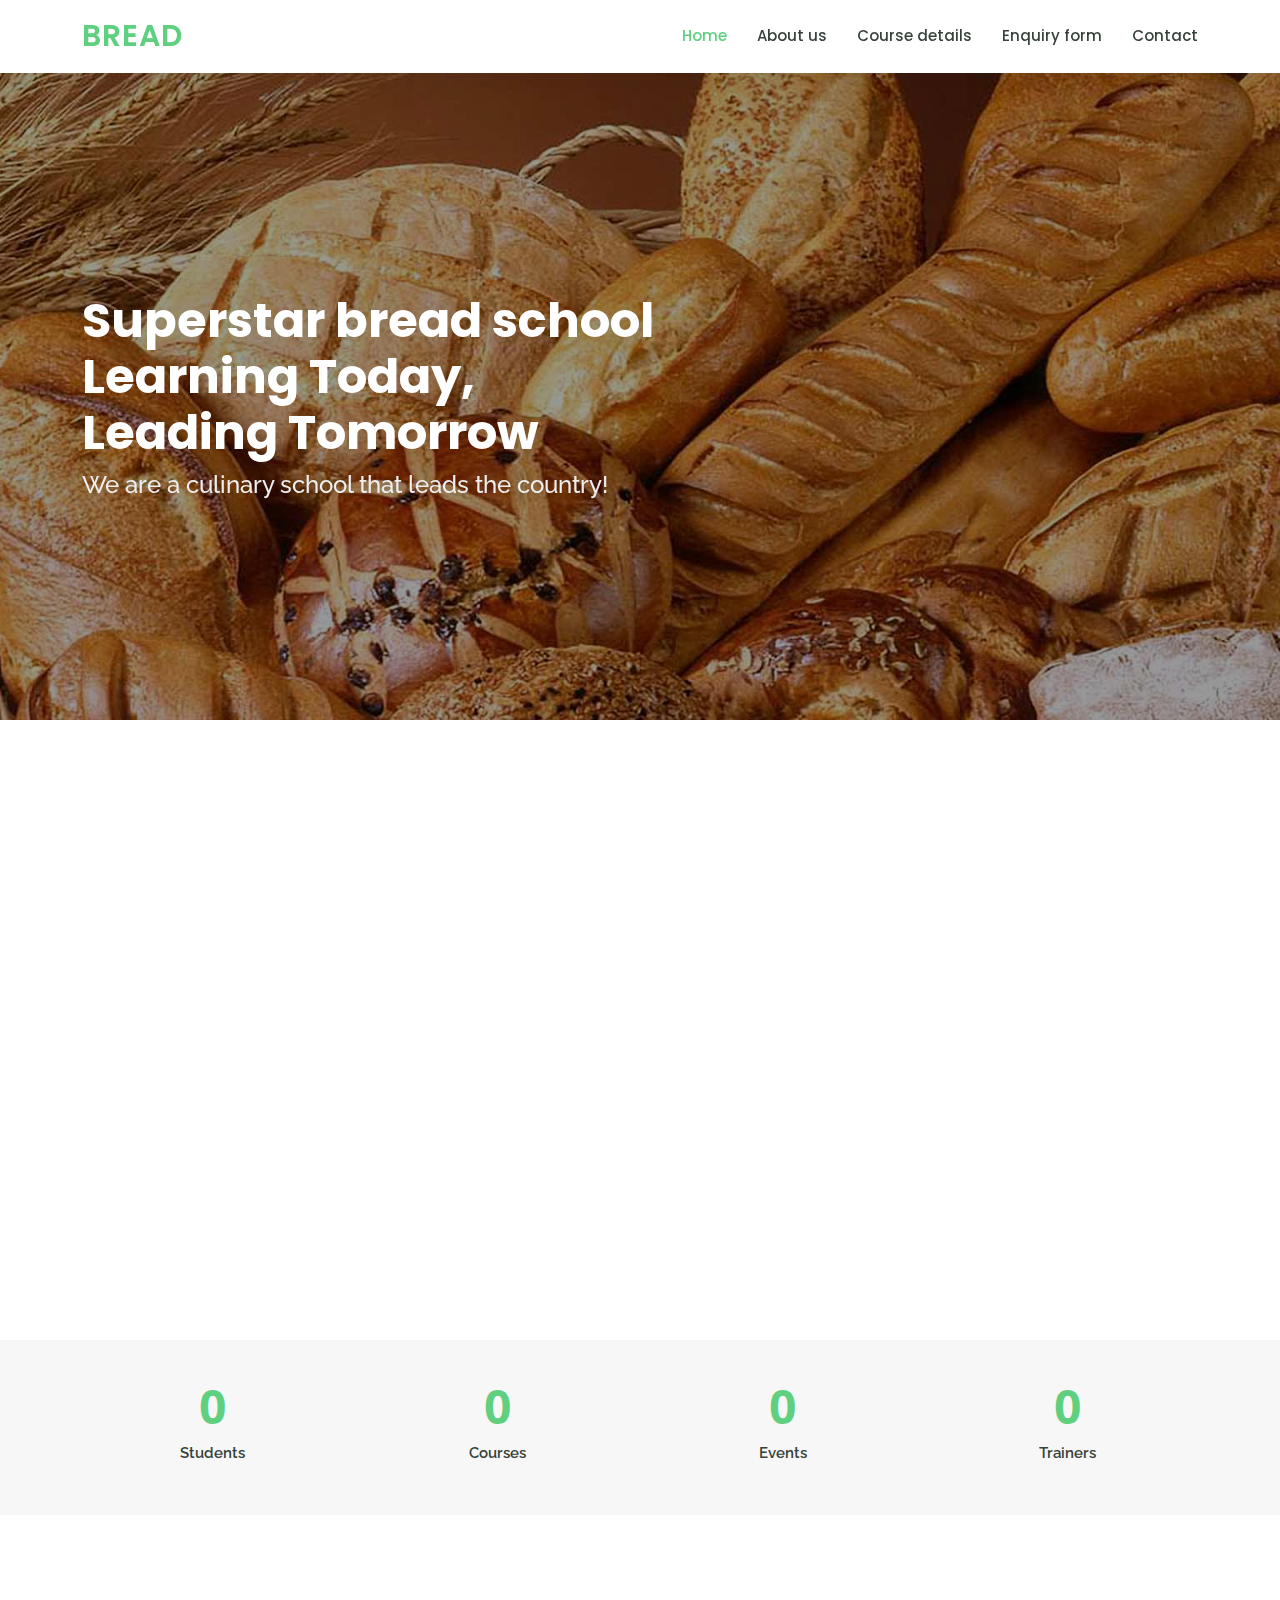
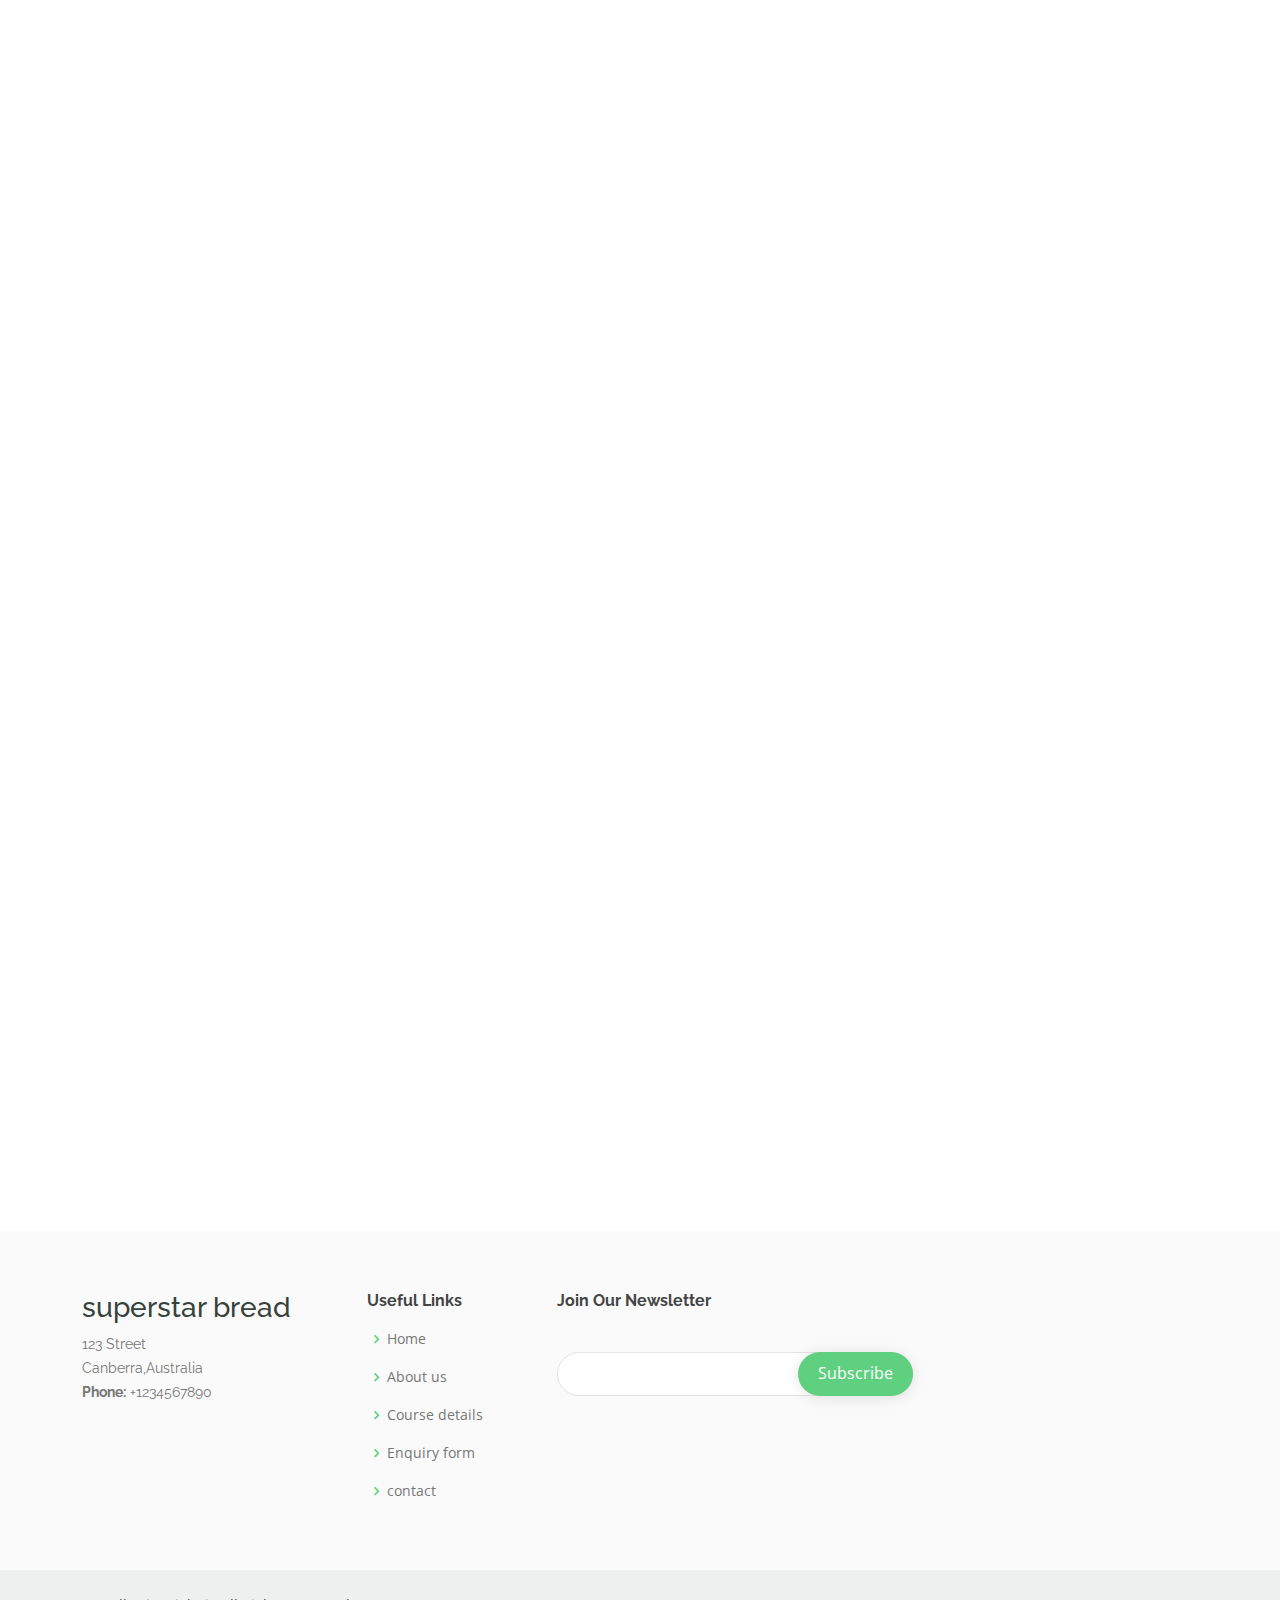
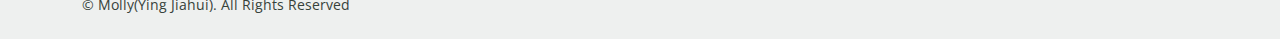
<file: index.html>
<!DOCTYPE html>
<html lang="en">

<head>
  <meta charset="utf-8">
  <meta content="width=device-width, initial-scale=1.0" name="viewport">

  <title>Supersatr bread school</title>
  <meta content="" name="description">
  <meta content="" name="keywords">

  <!-- Favicons -->
  <link href="assets/img/favicon.png" rel="icon">
  <link href="assets/img/apple-touch-icon.png" rel="apple-touch-icon">

  <!-- Google Fonts -->
  <link href="https://fonts.googleapis.com/css?family=Open+Sans:300,300i,400,400i,600,600i,700,700i|Raleway:300,300i,400,400i,500,500i,600,600i,700,700i|Poppins:300,300i,400,400i,500,500i,600,600i,700,700i" rel="stylesheet">

  <!-- Vendor CSS Files -->
  <link href="assets/vendor/animate.css/animate.min.css" rel="stylesheet">
  <link href="assets/vendor/aos/aos.css" rel="stylesheet">
  <link href="assets/vendor/bootstrap/css/bootstrap.min.css" rel="stylesheet">
  <link href="assets/vendor/bootstrap-icons/bootstrap-icons.css" rel="stylesheet">
  <link href="assets/vendor/boxicons/css/boxicons.min.css" rel="stylesheet">
  <link href="assets/vendor/remixicon/remixicon.css" rel="stylesheet">
  <link href="assets/vendor/swiper/swiper-bundle.min.css" rel="stylesheet">

  <!-- Template Main CSS File -->
  <link href="assets/css/style.css" rel="stylesheet">
</head>

<body>

  <!-- ======= Header ======= -->
  <header id="header" class="fixed-top">
    <div class="container d-flex align-items-center">

      <h1 class="logo me-auto"><a href="index.html">Bread</a></h1>
      <!-- Uncomment below if you prefer to use an image logo -->
      <!-- <a href="index.html" class="logo me-auto"><img src="assets/img/logo.png" alt="" class="img-fluid"></a>-->

      <nav id="navbar" class="navbar order-last order-lg-0">
        <ul>
          <li><a class="active" href="index.html">Home</a></li>
          <li><a href="about.html">About us</a></li>
          <li><a href="courses.html">Course details</a></li>
          <li><a href="trainers.html">Enquiry form</a></li>
          <li><a href="contact.html">Contact</a></li>
        </ul>
        <i class="bi bi-list mobile-nav-toggle"></i>
      </nav><!-- .navbar -->

    </div>
  </header><!-- End Header -->

  <!-- ======= Hero Section ======= -->
  <section id="hero" class="d-flex justify-content-center align-items-center">
    <div class="container position-relative" data-aos="zoom-in" data-aos-delay="100">
      <h1>Superstar bread school</h1>
      <h1>Learning Today,<br>Leading Tomorrow</h1>
      <h2>We are a culinary school that leads the country!</h2>
    </div>
  </section><!-- End Hero -->

  <main id="main">

    <!-- ======= About Section ======= -->
    <section id="about" class="about">
      <div class="container" data-aos="fade-up">

        <div class="row">
          <div class="col-lg-6 order-1 order-lg-2" data-aos="fade-left" data-aos-delay="100">
            <img src="about-1.jpg" class="img-fluid" alt="">
          </div>
          <div class="col-lg-6 pt-4 pt-lg-0 order-2 order-lg-1 content">
            <h3>About us</h3>
            <h1 class="display-6 mb-4">We nurture every child from the bottom of our hearts</h1>
            <p>Our school is a super bread school, mainly learn to cook and make all kinds of bread, various cooking methods, come to our school, you are guaranteed to have a child who can make bread.</p>
           
            <ul>
              <li><i class="bi bi-check-circle"></i>The school has a long history.</li>
              <li><i class="bi bi-check-circle"></i>High level of bread making.</li>
             
            </ul>
          </div>
        </div>

      </div>
    </section><!-- End About Section -->

    <!-- ======= Counts Section ======= -->
    <section id="counts" class="counts section-bg">
      <div class="container">

        <div class="row counters">

          <div class="col-lg-3 col-6 text-center">
            <span data-purecounter-start="0" data-purecounter-end="1232" data-purecounter-duration="1" class="purecounter"></span>
            <p>Students</p>
          </div>

          <div class="col-lg-3 col-6 text-center">
            <span data-purecounter-start="0" data-purecounter-end="5" data-purecounter-duration="1" class="purecounter"></span>
            <p>Courses</p>
          </div>

          <div class="col-lg-3 col-6 text-center">
            <span data-purecounter-start="0" data-purecounter-end="10" data-purecounter-duration="1" class="purecounter"></span>
            <p>Events</p>
          </div>

          <div class="col-lg-3 col-6 text-center">
            <span data-purecounter-start="0" data-purecounter-end="5" data-purecounter-duration="1" class="purecounter"></span>
            <p>Trainers</p>
          </div>

        </div>

      </div>
    </section><!-- End Counts Section -->

    

    <!-- ======= Popular Courses Section ======= -->
    <section id="popular-courses" class="courses">
      <div class="container" data-aos="fade-up">

        <div class="section-title">
          <h2>Courses</h2>
          <p>Popular Courses</p>
        </div>

        <div class="row" data-aos="zoom-in" data-aos-delay="100">

          <div class="col-lg-4 col-md-6 d-flex align-items-stretch">
            <div class="course-item">
              <img src="about-2.jpg" class="img-fluid" alt="...">
              <div class="course-content">
                <div class="d-flex justify-content-between align-items-center mb-3">
                  <h4>Bread</h4>
                  <p class="price">$169</p>
                </div>

                <h3>FBPOPR3002 - Prepare food products using basic cooking methods </a></h3>
               
                <div class="trainer d-flex justify-content-between align-items-center">
                  
                  <div class="trainer-rank d-flex align-items-center">
                    <i class="bx bx-user"></i>&nbsp;50
                    &nbsp;&nbsp;
                    <i class="bx bx-heart"></i>&nbsp;65
                  </div>
                </div>
              </div>
            </div>
          </div> <!-- End Course Item-->

          <div class="col-lg-4 col-md-6 d-flex align-items-stretch mt-4 mt-md-0">
            <div class="course-item">
              <img src="service-1.jpg" class="img-fluid" alt="...">
              <div class="course-content">
                <div class="d-flex justify-content-between align-items-center mb-3">
                  <h4>Producting</h4>
                  <p class="price">$250</p>
                </div>

                <h3>FBPRBK3006- Produce savoury bread products</a></h3>
                
                <div class="trainer d-flex justify-content-between align-items-center">
                  
                  <div class="trainer-rank d-flex align-items-center">
                    <i class="bx bx-user"></i>&nbsp;35
                    &nbsp;&nbsp;
                    <i class="bx bx-heart"></i>&nbsp;42
                  </div>
                </div>
              </div>
            </div>
          </div> <!-- End Course Item-->

          <div class="col-lg-4 col-md-6 d-flex align-items-stretch mt-4 mt-lg-0">
            <div class="course-item">
              <img src="service-2.jpg" class="img-fluid" alt="...">
              <div class="course-content">
                <div class="d-flex justify-content-between align-items-center mb-3">
                  <h4>Preparation</h4>
                  <p class="price">$180</p>
                </div>

                <h3>FBPRBK2002- Use food preparation equipment to prepare fillings</a></h3>
                
                <div class="trainer d-flex justify-content-between align-items-center">
                  <div class="trainer-rank d-flex align-items-center">
                    <i class="bx bx-user"></i>&nbsp;20
                    &nbsp;&nbsp;
                    <i class="bx bx-heart"></i>&nbsp;85
                  </div>
                </div>
              </div>
            </div>
          </div> <!-- End Course Item-->

        </div>

      </div>
    </section><!-- End Popular Courses Section -->

    <section id="contact" class="contact">
      

      <div class="container" data-aos="fade-up">

        <div class="row mt-5">

          <div class="col-lg-4">
            <div class="info">
              <div class="address">
                <i class="bi bi-geo-alt"></i>
                <h4>Location:</h4>
                <p>123 Street,  Canberra,Australia</p>
              </div>

              <div class="email">
                <i class="bi bi-envelope"></i>
                <h4>Email:</h4>
                <p>info@example.com</p>
              </div>

              <div class="phone">
                <i class="bi bi-phone"></i>
                <h4>Call:</h4>
                <p>+1234567890</p>
              </div>

            </div>

          </div>

          <div class="col-lg-8 mt-5 mt-lg-0">

            <form action="forms/contact.php" method="post" role="form" class="php-email-form">
              <div class="row">
                <div class="col-md-6 form-group">
                  <input type="text" name="name" class="form-control" id="name" placeholder="Your Name" required>
                </div>
                <div class="col-md-6 form-group mt-3 mt-md-0">
                  <input type="email" class="form-control" name="email" id="email" placeholder="Your Email" required>
                </div>
              </div>
              <div class="form-group mt-3">
                <input type="text" class="form-control" name="subject" id="subject" placeholder="Subject" required>
              </div>
              <div class="form-group mt-3">
                <textarea class="form-control" name="message" rows="5" placeholder="Message" required></textarea>
              </div>
              <div class="my-3">
                <div class="loading">Loading</div>
                <div class="error-message"></div>
                <div class="sent-message">Your message has been sent. Thank you!</div>
              </div>
              <div class="text-center"><button type="submit">Send Message</button></div>
            </form>

          </div>

        </div>

      </div>
    </section><!-- End Contact Section -->

  </main><!-- End #main -->

  <!-- ======= Footer ======= -->
  <footer id="footer">

    <div class="footer-top">
      <div class="container">
        <div class="row">

          <div class="col-lg-3 col-md-6 footer-contact">
            <h3>superstar bread</h3>
            <p>
              123 Street <br>
              Canberra,Australia<br>
              
              <strong>Phone:</strong> +1234567890<br>
            </p>
          </div>

          <div class="col-lg-2 col-md-6 footer-links">
            <h4>Useful Links</h4>
            <ul>
              <li><i class="bx bx-chevron-right"></i> <a href="#">Home</a></li>
              <li><i class="bx bx-chevron-right"></i> <a href="#">About us</a></li>
              <li><i class="bx bx-chevron-right"></i> <a href="#">Course details</a></li>
              <li><i class="bx bx-chevron-right"></i> <a href="#">Enquiry form</a></li>
              <li><i class="bx bx-chevron-right"></i> <a href="#">contact</a></li>
            </ul>
          </div>


          <div class="col-lg-4 col-md-6 footer-newsletter">
            <h4>Join Our Newsletter</h4>
            <form action="" method="post">
              <input type="email" name="email"><input type="submit" value="Subscribe">
            </form>
          </div>

        </div>
      </div>
    </div>

    <div class="container d-md-flex py-4">

      <div class="me-md-auto text-center text-md-start">
        <div class="copyright">
          &copy; Molly(Ying Jiahui)<strong></strong>. All Rights Reserved
        </div>
      
      </div>
      
    </div>
  </footer><!-- End Footer -->

  <div id="preloader"></div>
  <a href="#" class="back-to-top d-flex align-items-center justify-content-center"><i class="bi bi-arrow-up-short"></i></a>

  <!-- Vendor JS Files -->
  <script src="assets/vendor/purecounter/purecounter_vanilla.js"></script>
  <script src="assets/vendor/aos/aos.js"></script>
  <script src="assets/vendor/bootstrap/js/bootstrap.bundle.min.js"></script>
  <script src="assets/vendor/swiper/swiper-bundle.min.js"></script>
  <script src="assets/vendor/php-email-form/validate.js"></script>

  <!-- Template Main JS File -->
  <script src="assets/js/main.js"></script>

</body>

</html>
</file>
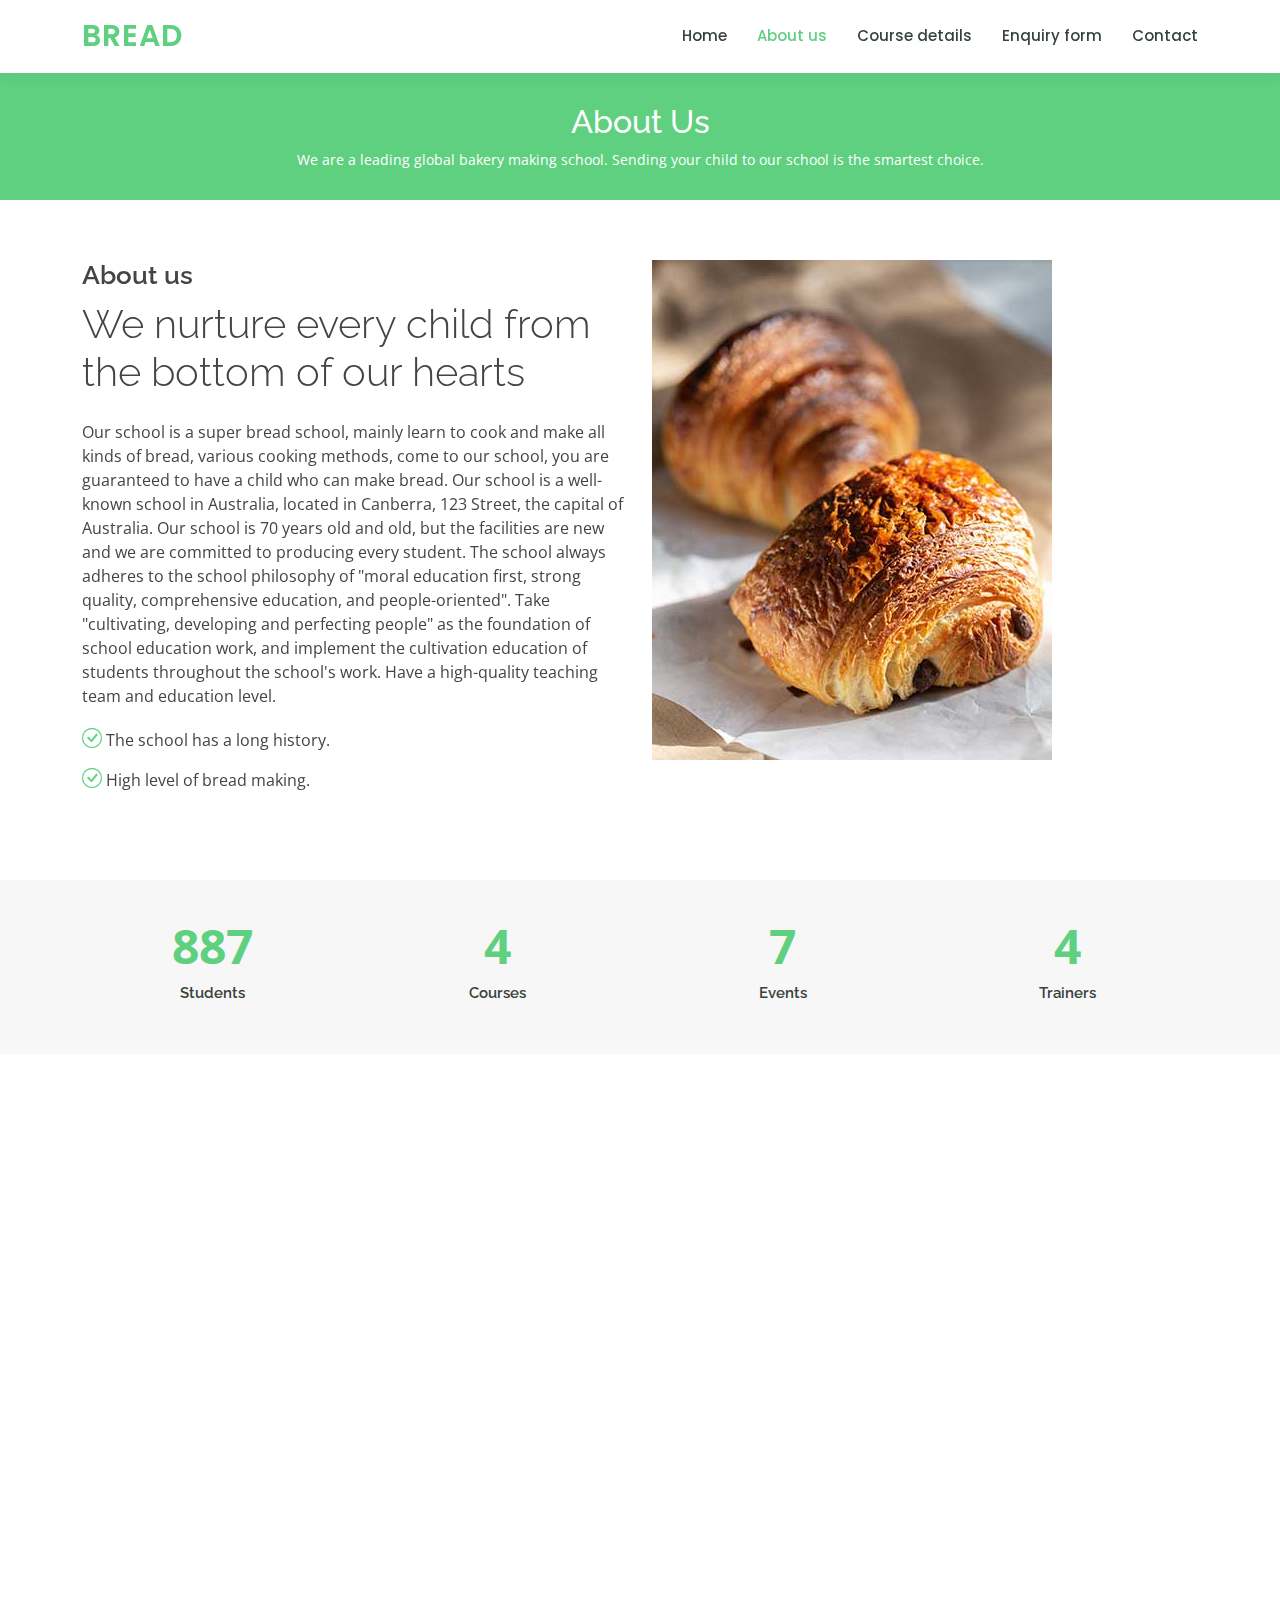
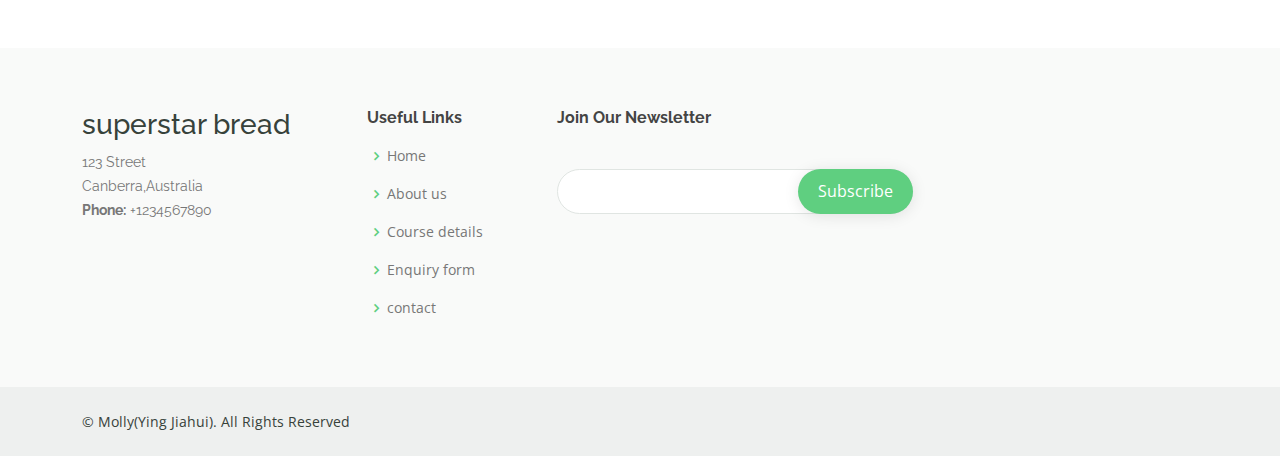
<file: about.html>
<!DOCTYPE html>
<html lang="en">

<head>
  <meta charset="utf-8">
  <meta content="width=device-width, initial-scale=1.0" name="viewport">

  <title>Supersatr bread school</title>
  <meta content="" name="description">
  <meta content="" name="keywords">

  <link href="assets/img/favicon.png" rel="icon">
  <link href="assets/img/apple-touch-icon.png" rel="apple-touch-icon">

  <!-- Google Fonts -->
  <link href="https://fonts.googleapis.com/css?family=Open+Sans:300,300i,400,400i,600,600i,700,700i|Raleway:300,300i,400,400i,500,500i,600,600i,700,700i|Poppins:300,300i,400,400i,500,500i,600,600i,700,700i" rel="stylesheet">

  <!-- Vendor CSS Files -->
  <link href="assets/vendor/animate.css/animate.min.css" rel="stylesheet">
  <link href="assets/vendor/aos/aos.css" rel="stylesheet">
  <link href="assets/vendor/bootstrap/css/bootstrap.min.css" rel="stylesheet">
  <link href="assets/vendor/bootstrap-icons/bootstrap-icons.css" rel="stylesheet">
  <link href="assets/vendor/boxicons/css/boxicons.min.css" rel="stylesheet">
  <link href="assets/vendor/remixicon/remixicon.css" rel="stylesheet">
  <link href="assets/vendor/swiper/swiper-bundle.min.css" rel="stylesheet">

  <!-- Template Main CSS File -->
  <link href="assets/css/style.css" rel="stylesheet">
</head>

<body>

  <!-- ======= Header ======= -->
  <header id="header" class="fixed-top">
    <div class="container d-flex align-items-center">

      <h1 class="logo me-auto"><a href="index.html">Bread</a></h1>
      <!-- Uncomment below if you prefer to use an image logo -->
      <!-- <a href="index.html" class="logo me-auto"><img src="assets/img/logo.png" alt="" class="img-fluid"></a>-->

      <nav id="navbar" class="navbar order-last order-lg-0">
        <ul>
          <li><a href="index.html">Home</a></li>
          <li><a class="active" href="about.html">About us</a></li>
          <li><a href="courses.html">Course details</a></li>
          <li><a href="trainers.html">Enquiry form</a></li>
          <li><a href="contact.html">Contact</a></li>
        </ul>
        <i class="bi bi-list mobile-nav-toggle"></i>
      </nav><!-- .navbar -->

    </div>
  </header><!-- End Header -->

  <main id="main">
    <!-- ======= Breadcrumbs ======= -->
    <div class="breadcrumbs" data-aos="fade-in">
      <div class="container">
        <h2>About Us</h2>
        <p>We are a leading global bakery making school. Sending your child to our school is the smartest choice. </p>
      </div>
    </div><!-- End Breadcrumbs -->

    <!-- ======= About Section ======= -->
    <section id="about" class="about">
      <div class="container" data-aos="fade-up">

        <div class="row">
          <div class="col-lg-6 order-1 order-lg-2" data-aos="fade-left" data-aos-delay="100">
            <img src="about-1.jpg" class="img-fluid" alt="">
          </div>
          <div class="col-lg-6 pt-4 pt-lg-0 order-2 order-lg-1 content">
            <h3>About us</h3>
            <h1 class="display-6 mb-4">We nurture every child from the bottom of our hearts</h1>
            <p>Our school is a super bread school, mainly learn to cook and make all kinds of bread, various cooking methods, come to our school, you are guaranteed to have a child who can make bread.
              Our school is a well-known school in Australia, located in Canberra, 123 Street, the capital of Australia. Our school is 70 years old and old, but the facilities are new and we are committed to producing every student. 
              The school always adheres to the school philosophy of "moral education first, strong quality, comprehensive education, and people-oriented". Take "cultivating, developing and perfecting people" as the foundation of school education work, and implement the cultivation education of students throughout the school's work.
              Have a high-quality teaching team and education level.
            </p>
           
            <ul>
              <li><i class="bi bi-check-circle"></i>The school has a long history.</li>
              <li><i class="bi bi-check-circle"></i>High level of bread making.</li>
             
            </ul>
          </div>
        </div>

      </div>
    </section><!-- End About Section -->

    <!-- ======= Counts Section ======= -->
    <section id="counts" class="counts section-bg">
      <div class="container">

        <div class="row counters">

          <div class="col-lg-3 col-6 text-center">
            <span data-purecounter-start="0" data-purecounter-end="1232" data-purecounter-duration="1" class="purecounter"></span>
            <p>Students</p>
          </div>

          <div class="col-lg-3 col-6 text-center">
            <span data-purecounter-start="0" data-purecounter-end="5" data-purecounter-duration="1" class="purecounter"></span>
            <p>Courses</p>
          </div>

          <div class="col-lg-3 col-6 text-center">
            <span data-purecounter-start="0" data-purecounter-end="10" data-purecounter-duration="1" class="purecounter"></span>
            <p>Events</p>
          </div>

          <div class="col-lg-3 col-6 text-center">
            <span data-purecounter-start="0" data-purecounter-end="5" data-purecounter-duration="1" class="purecounter"></span>
            <p>Trainers</p>
          </div>

        </div>

      </div>
    </section><!-- End Counts Section -->

    <!-- ======= Testimonials Section ======= -->
    <section id="testimonials" class="testimonials">
      <div class="container" data-aos="fade-up">

        <div class="section-title">
          <h2>Testimonials</h2>
          <p>What are they saying</p>
        </div>

        <div class="testimonials-slider swiper" data-aos="fade-up" data-aos-delay="100">
          <div class="swiper-wrapper">

            <div class="swiper-slide">
              <div class="testimonial-wrap">
                <div class="testimonial-item">
                  <img src="assets/img/testimonials/testimonials-1.jpg" class="testimonial-img" alt="">
                  <h3>Saul Goodman</h3>
                  <h4>Ceo &amp; Founder</h4>
                  <p>
                    <i class="bx bxs-quote-alt-left quote-icon-left"></i>
                    This school is my alma mater, and I think this school has taught me a lot about cooking, not only about making bread, but also about preparation, etc., and I think it's a good school.
                    <i class="bx bxs-quote-alt-right quote-icon-right"></i>
                  </p>
                </div>
              </div>
            </div><!-- End testimonial item -->

            <div class="swiper-slide">
              <div class="testimonial-wrap">
                <div class="testimonial-item">
                  <img src="assets/img/testimonials/testimonials-2.jpg" class="testimonial-img" alt="">
                  <h3>Sara Wilsson</h3>
                  <h4>Former student</h4>
                  <p>
                    <i class="bx bxs-quote-alt-left quote-icon-left"></i>
                    I think this school is very good, and I myself like to eat bread, so I think the panel making is very interesting.
                    <i class="bx bxs-quote-alt-right quote-icon-right"></i>
                  </p>
                </div>
              </div>
            </div><!-- End testimonial item -->

            <div class="swiper-slide">
              <div class="testimonial-wrap">
                <div class="testimonial-item">
                  <img src="assets/img/testimonials/testimonials-3.jpg" class="testimonial-img" alt="">
                  <h3>Jena Karlis</h3>
                  <h4>Store Owner</h4>
                  <p>
                    <i class="bx bxs-quote-alt-left quote-icon-left"></i>
                    This school is really good, the teachers are very responsible, parents can keep abreast of the child's situation and academic affairs, and solve some parents' troubles very well.
                    <i class="bx bxs-quote-alt-right quote-icon-right"></i>
                  </p>
                </div>
              </div>
            </div><!-- End testimonial item -->

          </div>
          <div class="swiper-pagination"></div>
        </div>

      </div>
    </section><!-- End Testimonials Section -->

  </main><!-- End #main -->

  <!-- ======= Footer ======= -->
  <footer id="footer">

    <div class="footer-top">
      <div class="container">
        <div class="row">

          <div class="col-lg-3 col-md-6 footer-contact">
            <h3>superstar bread</h3>
            <p>
              123 Street <br>
              Canberra,Australia<br>
              
              <strong>Phone:</strong> +1234567890<br>
            </p>
          </div>

          <div class="col-lg-2 col-md-6 footer-links">
            <h4>Useful Links</h4>
            <ul>
              <li><i class="bx bx-chevron-right"></i> <a href="#">Home</a></li>
              <li><i class="bx bx-chevron-right"></i> <a href="#">About us</a></li>
              <li><i class="bx bx-chevron-right"></i> <a href="#">Course details</a></li>
              <li><i class="bx bx-chevron-right"></i> <a href="#">Enquiry form</a></li>
              <li><i class="bx bx-chevron-right"></i> <a href="#">contact</a></li>
            </ul>
          </div>


          <div class="col-lg-4 col-md-6 footer-newsletter">
            <h4>Join Our Newsletter</h4>
            <form action="" method="post">
              <input type="email" name="email"><input type="submit" value="Subscribe">
            </form>
          </div>

        </div>
      </div>
    </div>

    <div class="container d-md-flex py-4">

      <div class="me-md-auto text-center text-md-start">
        <div class="copyright">
          &copy; Molly(Ying Jiahui)<strong></strong>. All Rights Reserved
        </div>
      
      </div>
      
    </div>
  </footer><!-- End Footer -->

  <div id="preloader"></div>
  <a href="#" class="back-to-top d-flex align-items-center justify-content-center"><i class="bi bi-arrow-up-short"></i></a>

  <!-- Vendor JS Files -->
  <script src="assets/vendor/purecounter/purecounter_vanilla.js"></script>
  <script src="assets/vendor/aos/aos.js"></script>
  <script src="assets/vendor/bootstrap/js/bootstrap.bundle.min.js"></script>
  <script src="assets/vendor/swiper/swiper-bundle.min.js"></script>
  <script src="assets/vendor/php-email-form/validate.js"></script>

  <!-- Template Main JS File -->
  <script src="assets/js/main.js"></script>

</body>

</html>
</file>
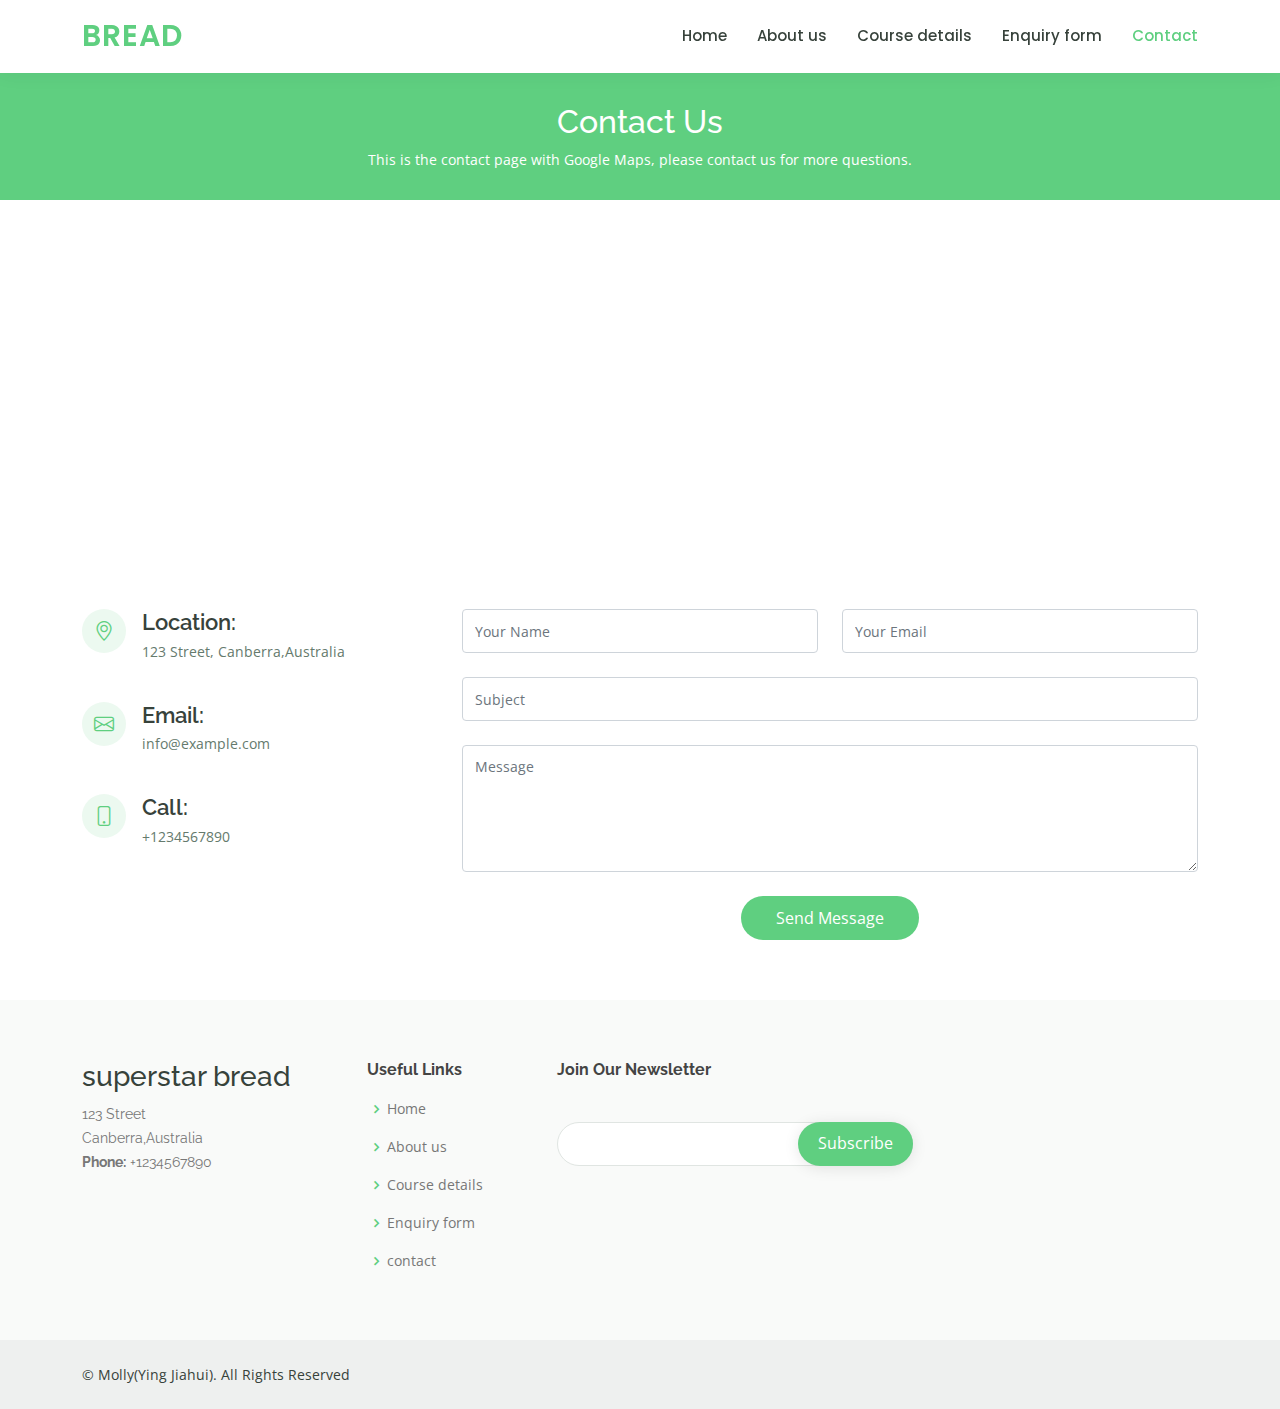
<file: contact.html>
<!DOCTYPE html>
<html lang="en">

<head>
  <meta charset="utf-8">
  <meta content="width=device-width, initial-scale=1.0" name="viewport">

  <title>Supersatr bread school</title>
  <meta content="" name="description">
  <meta content="" name="keywords">

  <!-- Favicons -->
  <link href="assets/img/favicon.png" rel="icon">
  <link href="assets/img/apple-touch-icon.png" rel="apple-touch-icon">

  <!-- Google Fonts -->
  <link href="https://fonts.googleapis.com/css?family=Open+Sans:300,300i,400,400i,600,600i,700,700i|Raleway:300,300i,400,400i,500,500i,600,600i,700,700i|Poppins:300,300i,400,400i,500,500i,600,600i,700,700i" rel="stylesheet">

  <!-- Vendor CSS Files -->
  <link href="assets/vendor/animate.css/animate.min.css" rel="stylesheet">
  <link href="assets/vendor/aos/aos.css" rel="stylesheet">
  <link href="assets/vendor/bootstrap/css/bootstrap.min.css" rel="stylesheet">
  <link href="assets/vendor/bootstrap-icons/bootstrap-icons.css" rel="stylesheet">
  <link href="assets/vendor/boxicons/css/boxicons.min.css" rel="stylesheet">
  <link href="assets/vendor/remixicon/remixicon.css" rel="stylesheet">
  <link href="assets/vendor/swiper/swiper-bundle.min.css" rel="stylesheet">

  <!-- Template Main CSS File -->
  <link href="assets/css/style.css" rel="stylesheet">

  <!-- =======================================================
  * Template Name: Mentor
  * Updated: Mar 10 2023 with Bootstrap v5.2.3
  * Template URL: https://bootstrapmade.com/mentor-free-education-bootstrap-theme/
  * Author: BootstrapMade.com
  * License: https://bootstrapmade.com/license/
  ======================================================== -->
</head>

<body>

  <!-- ======= Header ======= -->
  <header id="header" class="fixed-top">
    <div class="container d-flex align-items-center">

      <h1 class="logo me-auto"><a href="index.html">Bread</a></h1>
      <!-- Uncomment below if you prefer to use an image logo -->
      <!-- <a href="index.html" class="logo me-auto"><img src="assets/img/logo.png" alt="" class="img-fluid"></a>-->

      <nav id="navbar" class="navbar order-last order-lg-0">
        <ul>
          <li><a href="index.html">Home</a></li>
          <li><a href="about.html">About us</a></li>
          <li><a href="courses.html">Course details</a></li>
          <li><a href="trainers.html">Enquiry form</a></li>
          <li><a class="active" href="contact.html">Contact</a></li>
        </ul>
        <i class="bi bi-list mobile-nav-toggle"></i>
      </nav><!-- .navbar -->

    </div>
  </header><!-- End Header -->

  <main id="main">

    <!-- ======= Breadcrumbs ======= -->
    <div class="breadcrumbs" data-aos="fade-in">
      <div class="container">
        <h2>Contact Us</h2>
        <p>This is the contact page with Google Maps, please contact us for more questions. </p>
      </div>
    </div><!-- End Breadcrumbs -->

    <!-- ======= Contact Section ======= -->
    <section id="contact" class="contact">
      <div data-aos="fade-up">
        <iframe style="border:0; width: 100%; height: 350px;" src="https://www.google.com/maps/embed?pb=!1m14!1m8!1m3!1d12097.433213460943!2d-74.0062269!3d40.7101282!3m2!1i1024!2i768!4f13.1!3m3!1m2!1s0x0%3A0xb89d1fe6bc499443!2sDowntown+Conference+Center!5e0!3m2!1smk!2sbg!4v1539943755621" frameborder="0" allowfullscreen></iframe>
      </div>

      <div class="container" data-aos="fade-up">

        <div class="row mt-5">

          <div class="col-lg-4">
            <div class="info">
              <div class="address">
                <i class="bi bi-geo-alt"></i>
                <h4>Location:</h4>
                <p>123 Street,  Canberra,Australia</p>
              </div>

              <div class="email">
                <i class="bi bi-envelope"></i>
                <h4>Email:</h4>
                <p>info@example.com</p>
              </div>

              <div class="phone">
                <i class="bi bi-phone"></i>
                <h4>Call:</h4>
                <p>+1234567890</p>
              </div>

            </div>

          </div>

          <div class="col-lg-8 mt-5 mt-lg-0">

            <form action="forms/contact.php" method="post" role="form" class="php-email-form">
              <div class="row">
                <div class="col-md-6 form-group">
                  <input type="text" name="name" class="form-control" id="name" placeholder="Your Name" required>
                </div>
                <div class="col-md-6 form-group mt-3 mt-md-0">
                  <input type="email" class="form-control" name="email" id="email" placeholder="Your Email" required>
                </div>
              </div>
              <div class="form-group mt-3">
                <input type="text" class="form-control" name="subject" id="subject" placeholder="Subject" required>
              </div>
              <div class="form-group mt-3">
                <textarea class="form-control" name="message" rows="5" placeholder="Message" required></textarea>
              </div>
              <div class="my-3">
                <div class="loading">Loading</div>
                <div class="error-message"></div>
                <div class="sent-message">Your message has been sent. Thank you!</div>
              </div>
              <div class="text-center"><button type="submit">Send Message</button></div>
            </form>

          </div>

        </div>

      </div>
    </section><!-- End Contact Section -->

  </main><!-- End #main -->

  <!-- ======= Footer ======= -->
  <footer id="footer">

    <div class="footer-top">
      <div class="container">
        <div class="row">

          <div class="col-lg-3 col-md-6 footer-contact">
            <h3>superstar bread</h3>
            <p>
              123 Street <br>
              Canberra,Australia<br>
            
              <strong>Phone:</strong> +1234567890<br>
            </p>
          </div>

          <div class="col-lg-2 col-md-6 footer-links">
            <h4>Useful Links</h4>
            <ul>
              <li><i class="bx bx-chevron-right"></i> <a href="#">Home</a></li>
              <li><i class="bx bx-chevron-right"></i> <a href="#">About us</a></li>
              <li><i class="bx bx-chevron-right"></i> <a href="#">Course details</a></li>
              <li><i class="bx bx-chevron-right"></i> <a href="#">Enquiry form</a></li>
              <li><i class="bx bx-chevron-right"></i> <a href="#">contact</a></li>
            </ul>
          </div>


          <div class="col-lg-4 col-md-6 footer-newsletter">
            <h4>Join Our Newsletter</h4>
            <form action="" method="post">
              <input type="email" name="email"><input type="submit" value="Subscribe">
            </form>
          </div>

        </div>
      </div>
    </div>

    <div class="container d-md-flex py-4">

      <div class="me-md-auto text-center text-md-start">
        <div class="copyright">
          &copy; Molly(Ying Jiahui)<strong></strong>. All Rights Reserved
        </div>
      
      </div>
      
    </div>
  </footer><!-- End Footer -->

  <div id="preloader"></div>
  <a href="#" class="back-to-top d-flex align-items-center justify-content-center"><i class="bi bi-arrow-up-short"></i></a>

  <!-- Vendor JS Files -->
  <script src="assets/vendor/purecounter/purecounter_vanilla.js"></script>
  <script src="assets/vendor/aos/aos.js"></script>
  <script src="assets/vendor/bootstrap/js/bootstrap.bundle.min.js"></script>
  <script src="assets/vendor/swiper/swiper-bundle.min.js"></script>
  <script src="assets/vendor/php-email-form/validate.js"></script>

  <!-- Template Main JS File -->
  <script src="assets/js/main.js"></script>

</body>

</html>
</file>
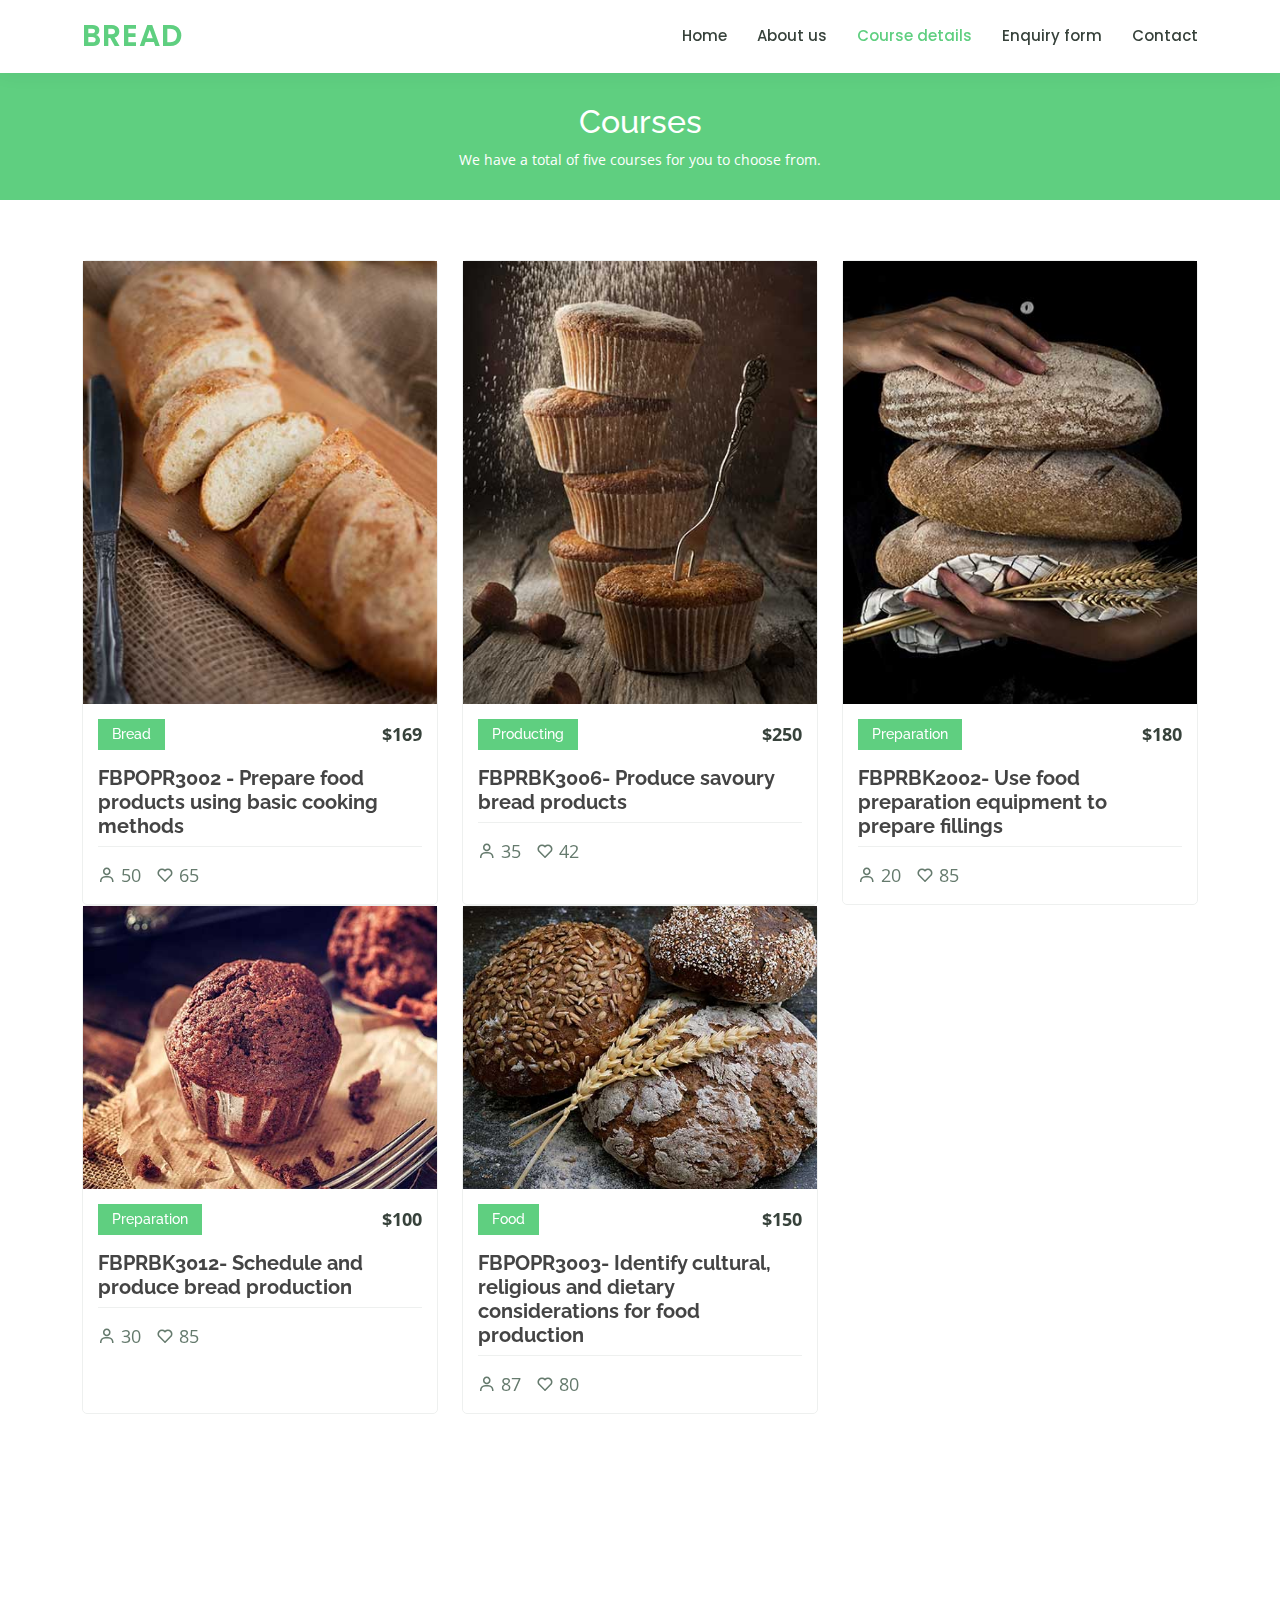
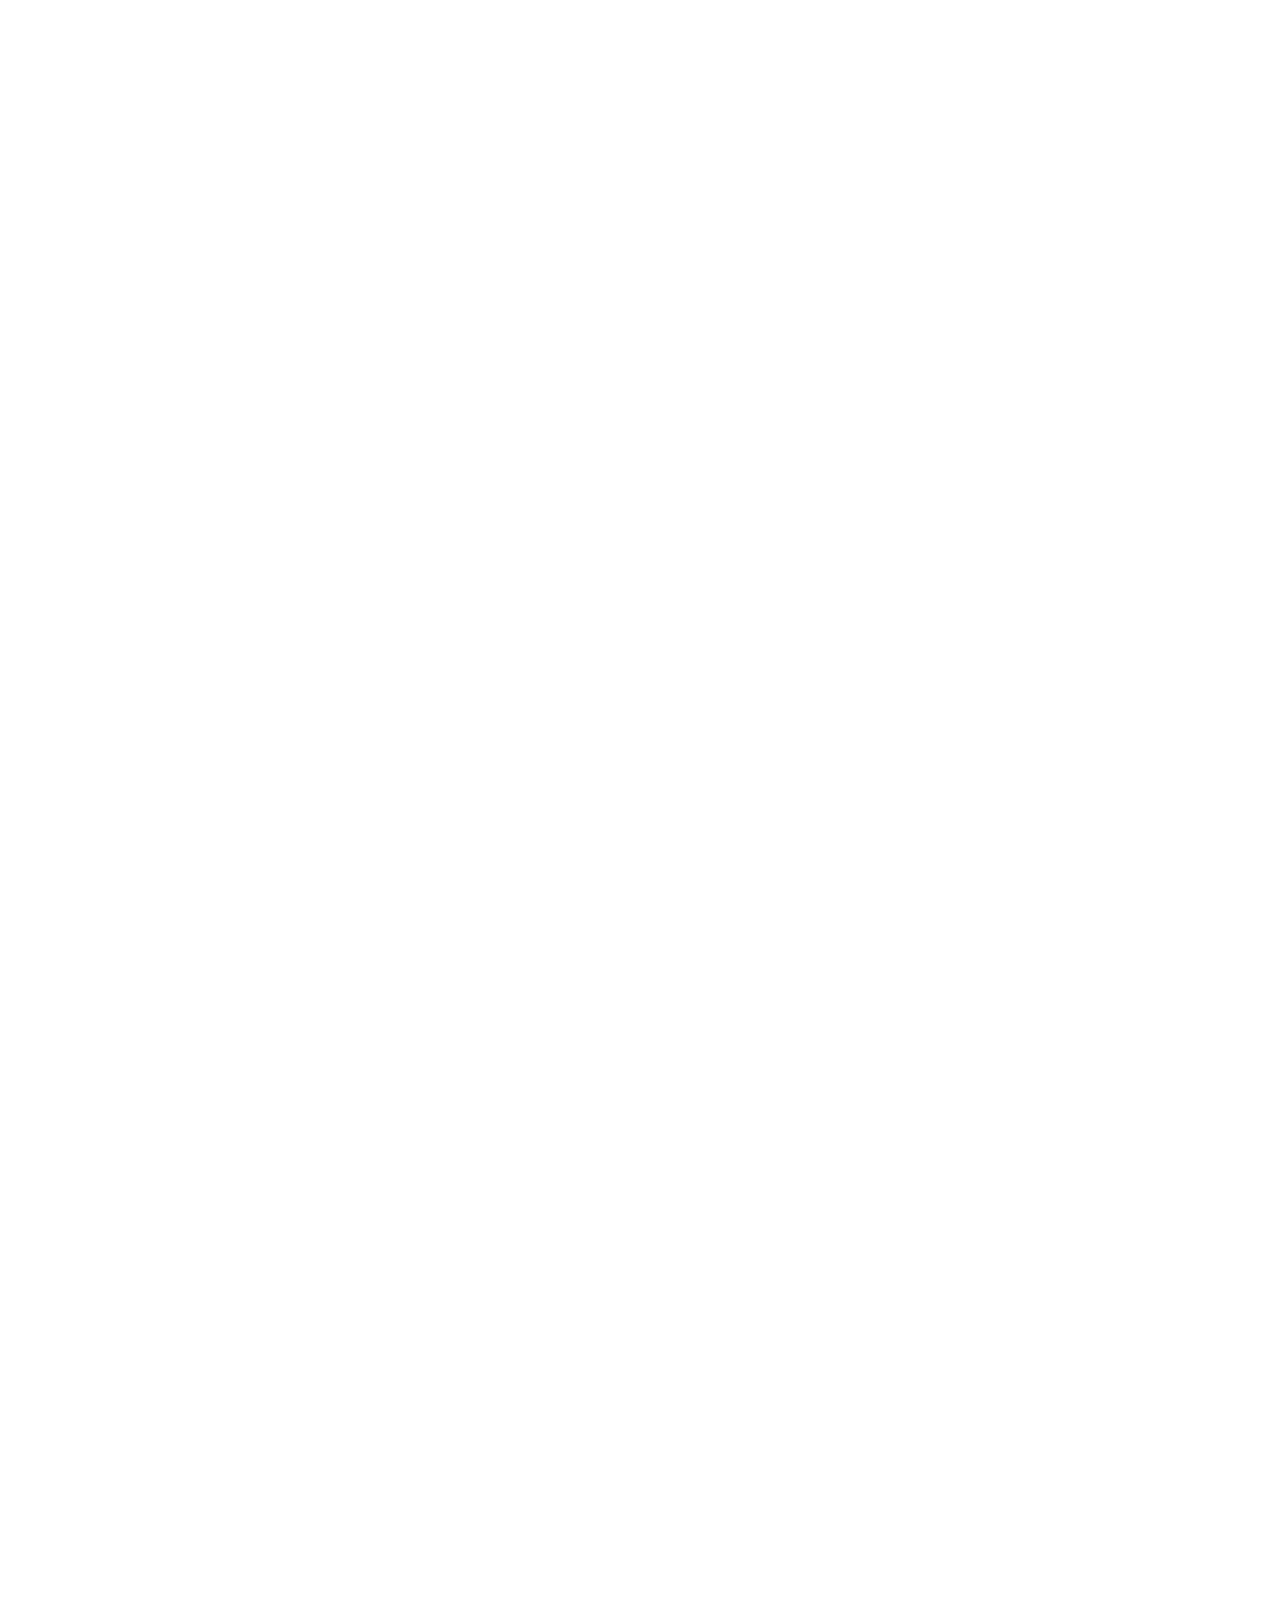
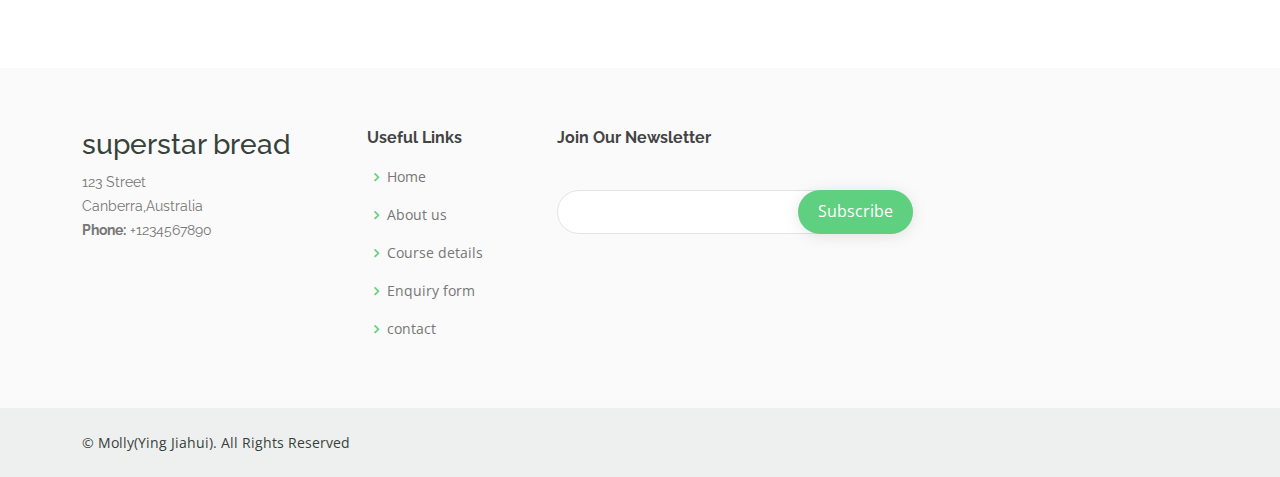
<file: courses.html>
<!DOCTYPE html>
<html lang="en">

<head>
  <meta charset="utf-8">
  <meta content="width=device-width, initial-scale=1.0" name="viewport">

  <title>Supersatr bread school</title>
  <meta content="" name="description">
  <meta content="" name="keywords">

  <!-- Favicons -->
  <link href="assets/img/favicon.png" rel="icon">
  <link href="assets/img/apple-touch-icon.png" rel="apple-touch-icon">

  <!-- Google Fonts -->
  <link href="https://fonts.googleapis.com/css?family=Open+Sans:300,300i,400,400i,600,600i,700,700i|Raleway:300,300i,400,400i,500,500i,600,600i,700,700i|Poppins:300,300i,400,400i,500,500i,600,600i,700,700i" rel="stylesheet">

  <!-- Vendor CSS Files -->
  <link href="assets/vendor/animate.css/animate.min.css" rel="stylesheet">
  <link href="assets/vendor/aos/aos.css" rel="stylesheet">
  <link href="assets/vendor/bootstrap/css/bootstrap.min.css" rel="stylesheet">
  <link href="assets/vendor/bootstrap-icons/bootstrap-icons.css" rel="stylesheet">
  <link href="assets/vendor/boxicons/css/boxicons.min.css" rel="stylesheet">
  <link href="assets/vendor/remixicon/remixicon.css" rel="stylesheet">
  <link href="assets/vendor/swiper/swiper-bundle.min.css" rel="stylesheet">

  <!-- Template Main CSS File -->
  <link href="assets/css/style.css" rel="stylesheet">

  <!-- =======================================================
  * Template Name: Mentor
  * Updated: Mar 10 2023 with Bootstrap v5.2.3
  * Template URL: https://bootstrapmade.com/mentor-free-education-bootstrap-theme/
  * Author: BootstrapMade.com
  * License: https://bootstrapmade.com/license/
  ======================================================== -->
</head>

<body>

  <!-- ======= Header ======= -->
  <header id="header" class="fixed-top">
    <div class="container d-flex align-items-center">

      <h1 class="logo me-auto"><a href="index.html">Bread</a></h1>
      <!-- Uncomment below if you prefer to use an image logo -->
      <!-- <a href="index.html" class="logo me-auto"><img src="assets/img/logo.png" alt="" class="img-fluid"></a>-->

      <nav id="navbar" class="navbar order-last order-lg-0">
        <ul>
          <li><a href="index.html">Home</a></li>
          <li><a href="about.html">About us</a></li>
          <li><a class="active" href="courses.html">Course details</a></li>
          <li><a href="trainers.html">Enquiry form</a></li>
          <li><a href="contact.html">Contact</a></li>
        </ul>
        <i class="bi bi-list mobile-nav-toggle"></i>
      </nav><!-- .navbar -->

    </div>
  </header><!-- End Header -->

  <main id="main" data-aos="fade-in">

    <!-- ======= Breadcrumbs ======= -->
    <div class="breadcrumbs">
      <div class="container">
        <h2>Courses</h2>
        <p>We have a total of five courses for you to choose from.</p>
      </div>
    </div><!-- End Breadcrumbs -->

    <!-- ======= Courses Section ======= -->
    <section id="courses" class="courses">
      <div class="container" data-aos="fade-up">

        <div class="row" data-aos="zoom-in" data-aos-delay="100">

          <div class="col-lg-4 col-md-6 d-flex align-items-stretch">
            <div class="course-item">
              <img src="about-2.jpg" class="img-fluid" alt="...">
              <div class="course-content">
                <div class="d-flex justify-content-between align-items-center mb-3">
                  <h4>Bread</h4>
                  <p class="price">$169</p>
                </div>

                <h3>FBPOPR3002 - Prepare food products using basic cooking methods </a></h3>
               
                <div class="trainer d-flex justify-content-between align-items-center">
                  
                  <div class="trainer-rank d-flex align-items-center">
                    <i class="bx bx-user"></i>&nbsp;50
                    &nbsp;&nbsp;
                    <i class="bx bx-heart"></i>&nbsp;65
                  </div>
                </div>
              </div>
            </div>
          </div> <!-- End Course Item-->

          <div class="col-lg-4 col-md-6 d-flex align-items-stretch mt-4 mt-md-0">
            <div class="course-item">
              <img src="service-1.jpg" class="img-fluid" alt="...">
              <div class="course-content">
                <div class="d-flex justify-content-between align-items-center mb-3">
                  <h4>Producting</h4>
                  <p class="price">$250</p>
                </div>

                <h3>FBPRBK3006- Produce savoury bread products</a></h3>
                
                <div class="trainer d-flex justify-content-between align-items-center">
                  
                  <div class="trainer-rank d-flex align-items-center">
                    <i class="bx bx-user"></i>&nbsp;35
                    &nbsp;&nbsp;
                    <i class="bx bx-heart"></i>&nbsp;42
                  </div>
                </div>
              </div>
            </div>
          </div> <!-- End Course Item-->

          <div class="col-lg-4 col-md-6 d-flex align-items-stretch mt-4 mt-lg-0">
            <div class="course-item">
              <img src="service-2.jpg" class="img-fluid" alt="...">
              <div class="course-content">
                <div class="d-flex justify-content-between align-items-center mb-3">
                  <h4>Preparation</h4>
                  <p class="price">$180</p>
                </div>

                <h3>FBPRBK2002- Use food preparation equipment to prepare fillings</a></h3>
                
                <div class="trainer d-flex justify-content-between align-items-center">
                  <div class="trainer-rank d-flex align-items-center">
                    <i class="bx bx-user"></i>&nbsp;20
                    &nbsp;&nbsp;
                    <i class="bx bx-heart"></i>&nbsp;85
                  </div>
                </div>
              </div>
            </div>
          </div> <!-- End Course Item-->
          <div class="col-lg-4 col-md-6 d-flex align-items-stretch mt-4 mt-lg-0">
            <div class="course-item">
              <img src="product-1.jpg" class="img-fluid" alt="...">
              <div class="course-content">
                <div class="d-flex justify-content-between align-items-center mb-3">
                  <h4>Preparation</h4>
                  <p class="price">$100</p>
                </div>

                <h3>FBPRBK3012- Schedule and produce bread production</a></h3>
                
                <div class="trainer d-flex justify-content-between align-items-center">
                  <div class="trainer-rank d-flex align-items-center">
                    <i class="bx bx-user"></i>&nbsp;30
                    &nbsp;&nbsp;
                    <i class="bx bx-heart"></i>&nbsp;85
                  </div>
                </div>
              </div>
            </div>
          </div> <!-- End Course Item-->
          <div class="col-lg-4 col-md-6 d-flex align-items-stretch mt-4 mt-lg-0">
            <div class="course-item">
              <img src="product-2.jpg" class="img-fluid" alt="...">
              <div class="course-content">
                <div class="d-flex justify-content-between align-items-center mb-3">
                  <h4>Food</h4>
                  <p class="price">$150</p>
                </div>

                <h3>FBPOPR3003- Identify cultural, religious and dietary considerations for food production</a></h3>
                
                <div class="trainer d-flex justify-content-between align-items-center">
                  <div class="trainer-rank d-flex align-items-center">
                    <i class="bx bx-user"></i>&nbsp;87
                    &nbsp;&nbsp;
                    <i class="bx bx-heart"></i>&nbsp;80
                  </div>
                </div>
              </div>
            </div>
          </div> <!-- End Course Item-->

        </div>
        <section id="about" class="about">
          <div class="container" data-aos="fade-up">
    
            <div class="row">
              <div class="col-lg-6 order-1 order-lg-2" data-aos="fade-left" data-aos-delay="100">
                <img src="product-2.jpg" class="img-fluid" alt="">
              </div>
              <div class="col-lg-6 pt-4 pt-lg-0 order-2 order-lg-1 content">
                <h3> course content </h3>
                <h1 class="display-6 mb-4">One sample lesson plan to demonstrate pedagogy</h1>
                <p>Depending on the student's choice, choose the bread making course, if FBPRBK3006- Produce 
                  savoury bread products course is selected. This course describes the skills and knowledge
                  required to produce savory bread products in a commercial baking environment.
                  We mainly teach how to make savory bread and the detailed process and steps of making bread. 
                  Students mainly conduct their own experiments to complete their own bread.
                </p>
                <h1 class="display-6 mb-4">5 links to relevant course resources </h1>
                <p>https://training.gov.au/Training/Details/FBPOPR3002
                  https://training.gov.au/Training/Details/FBPRBK3006
                  https://training.gov.au/Training/Details/FBPRBK2002
                  https://training.gov.au/Training/Details/FBPRBK3012
                  https://training.gov.au/Training/Details/FBPOPR3003

                </p>
    
                <h1 class="display-6 mb-4">A different school</h1>
                <p>A different school. Our School: Free. Our mission: to create an education that is fit for our students. 
                  There are various courses and educational methods that you will enjoy.
                </p>
                <h1 class="display-6 mb-4">3 school values (unique advantages)</h1>
                <ul>
                  <li><i class="bi bi-check-circle"></i>Care for freedom, cultivate interest.</li>
                  <li><i class="bi bi-check-circle"></i> master knowledge, enlighten wisdom.</li>
                  <li><i class="bi bi-check-circle"></i>establish integrity, enjoy happiness.</li>
                 
                </ul>
              </div>
            </div>
    
          </div>
        </section>
      </div>
    </section><!-- End Courses Section -->

  </main><!-- End #main -->
  <section id="testimonials" class="testimonials">
    <div class="container" data-aos="fade-up">

      <div class="section-title">
        <h2>Testimonials</h2>
        <p>Relevant course resources</p>
      </div>

      <div class="testimonials-slider swiper" data-aos="fade-up" data-aos-delay="100">
        <div class="swiper-wrapper">

          <div class="swiper-slide">
            <div class="testimonial-wrap">
              <div class="testimonial-item">
                <img src="product-1.jpg" class="testimonial-img" alt="">
                <h3>https://training.gov.au/Training/Details/FBPOPR3002</h3>
                
                <p>
                  <i class="bx bxs-quote-alt-left quote-icon-left"></i>
                  FBPOPR3002 - Prepare food products using basic cooking methods describes the skills and knowledge required to prepare food products using basic cooking methods.This course is a good expression of the basic methods of cooking, as well as the influence of quality, taste and nutritional value.
                  <i class="bx bxs-quote-alt-right quote-icon-right"></i>
                </p>
              </div>
            </div>
          </div><!-- End testimonial item -->

          <div class="swiper-slide">
            <div class="testimonial-wrap">
              <div class="testimonial-item">
                <img src="product-3.jpg" class="testimonial-img" alt="">
                <h3>https://training.gov.au/Training/Details/FBPRBK3006</h3>
                
                <p>
                  <i class="bx bxs-quote-alt-left quote-icon-left"></i>
                  FBPRBK3006- Produce savoury bread products	describes the skills and knowledge required to produce savoury bread products in a commercial baking environment. introduces in detail how to make savory bread and the detailed process and steps of making bread.
                  <i class="bx bxs-quote-alt-right quote-icon-right"></i>
                </p>
              </div>
            </div>
          </div><!-- End testimonial item -->
          <div class="swiper-slide">
            <div class="testimonial-wrap">
              <div class="testimonial-item">
                <img src="carousel-1.jpg" class="testimonial-img" alt="">
                <h3>https://training.gov.au/Training/Details/FBPRBK2002</h3>
                
                <p>
                  <i class="bx bxs-quote-alt-left quote-icon-left"></i>
                  FBPRBK2002- Use food preparation equipment to prepare fillings    describes the skills and knowledge required to prepare fillings for use in bread, cake or pastry products using food preparation equipment in a commercial baking environment.It explains how to prepare the filling when making bread, as well as preparation, finishing work, etc.
                  <i class="bx bxs-quote-alt-right quote-icon-right"></i>
                </p>
              </div>
            </div>
          </div><!-- End testimonial item -->
          <div class="swiper-slide">
            <div class="testimonial-wrap">
              <div class="testimonial-item">
                <img src="carousel-2.jpg" class="testimonial-img" alt="">
                <h3>https://training.gov.au/Training/Details/FBPRBK3012</h3>
                
                <p>
                  <i class="bx bxs-quote-alt-left quote-icon-left"></i>
                  FBPRBK3012- Schedule and produce bread production      describes the skills and knowledge required to schedule and produce bread production in a commercial baking environment.The entire course explains the planning of bread production schedules, planning bread production resources and processes, implementing bread making and complete bread making.
                  <i class="bx bxs-quote-alt-right quote-icon-right"></i>
                </p>
              </div>
            </div>
          </div><!-- End testimonial item -->

          <div class="swiper-slide">
            <div class="testimonial-wrap">
              <div class="testimonial-item">
                <img src="product-2.jpg" class="testimonial-img" alt="">
                <h3>https://training.gov.au/Training/Details/FBPOPR3003</h3>
               
                <p>
                  <i class="bx bxs-quote-alt-left quote-icon-left"></i>
                  FBPOPR3003- Identify cultural, religious and dietary considerations for food production    describes the skills and knowledge required to identify cultural, religious and dietary considerations for food production. Identify requirements of customers with cultural and religious backgrounds.Identify dietary requirements of customers. Identify requirements of customers with food-related allergies.
                  <i class="bx bxs-quote-alt-right quote-icon-right"></i>
                </p>
              </div>
            </div>
          </div><!-- End testimonial item -->

        </div>
        <div class="swiper-pagination"></div>
      </div>

    </div>
  </section><!-- End Testimonials Section -->

</main><!-- End #main -->



  <!-- ======= Footer ======= -->
  <footer id="footer">

    <div class="footer-top">
      <div class="container">
        <div class="row">

          <div class="col-lg-3 col-md-6 footer-contact">
            <h3>superstar bread</h3>
            <p>
              123 Street <br>
              Canberra,Australia<br>
              
              <strong>Phone:</strong> +1234567890<br>
            </p>
          </div>

          <div class="col-lg-2 col-md-6 footer-links">
            <h4>Useful Links</h4>
            <ul>
              <li><i class="bx bx-chevron-right"></i> <a href="#">Home</a></li>
              <li><i class="bx bx-chevron-right"></i> <a href="#">About us</a></li>
              <li><i class="bx bx-chevron-right"></i> <a href="#">Course details</a></li>
              <li><i class="bx bx-chevron-right"></i> <a href="#">Enquiry form</a></li>
              <li><i class="bx bx-chevron-right"></i> <a href="#">contact</a></li>
            </ul>
          </div>


          <div class="col-lg-4 col-md-6 footer-newsletter">
            <h4>Join Our Newsletter</h4>
            <form action="" method="post">
              <input type="email" name="email"><input type="submit" value="Subscribe">
            </form>
          </div>

        </div>
      </div>
    </div>

    <div class="container d-md-flex py-4">

      <div class="me-md-auto text-center text-md-start">
        <div class="copyright">
          &copy; Molly(Ying Jiahui)<strong></strong>. All Rights Reserved
        </div>
      
      </div>
      
    </div>
  </footer><!-- End Footer -->

  <div id="preloader"></div>
  <a href="#" class="back-to-top d-flex align-items-center justify-content-center"><i class="bi bi-arrow-up-short"></i></a>

  <!-- Vendor JS Files -->
  <script src="assets/vendor/purecounter/purecounter_vanilla.js"></script>
  <script src="assets/vendor/aos/aos.js"></script>
  <script src="assets/vendor/bootstrap/js/bootstrap.bundle.min.js"></script>
  <script src="assets/vendor/swiper/swiper-bundle.min.js"></script>
  <script src="assets/vendor/php-email-form/validate.js"></script>

  <!-- Template Main JS File -->
  <script src="assets/js/main.js"></script>

</body>

</html>
</file>
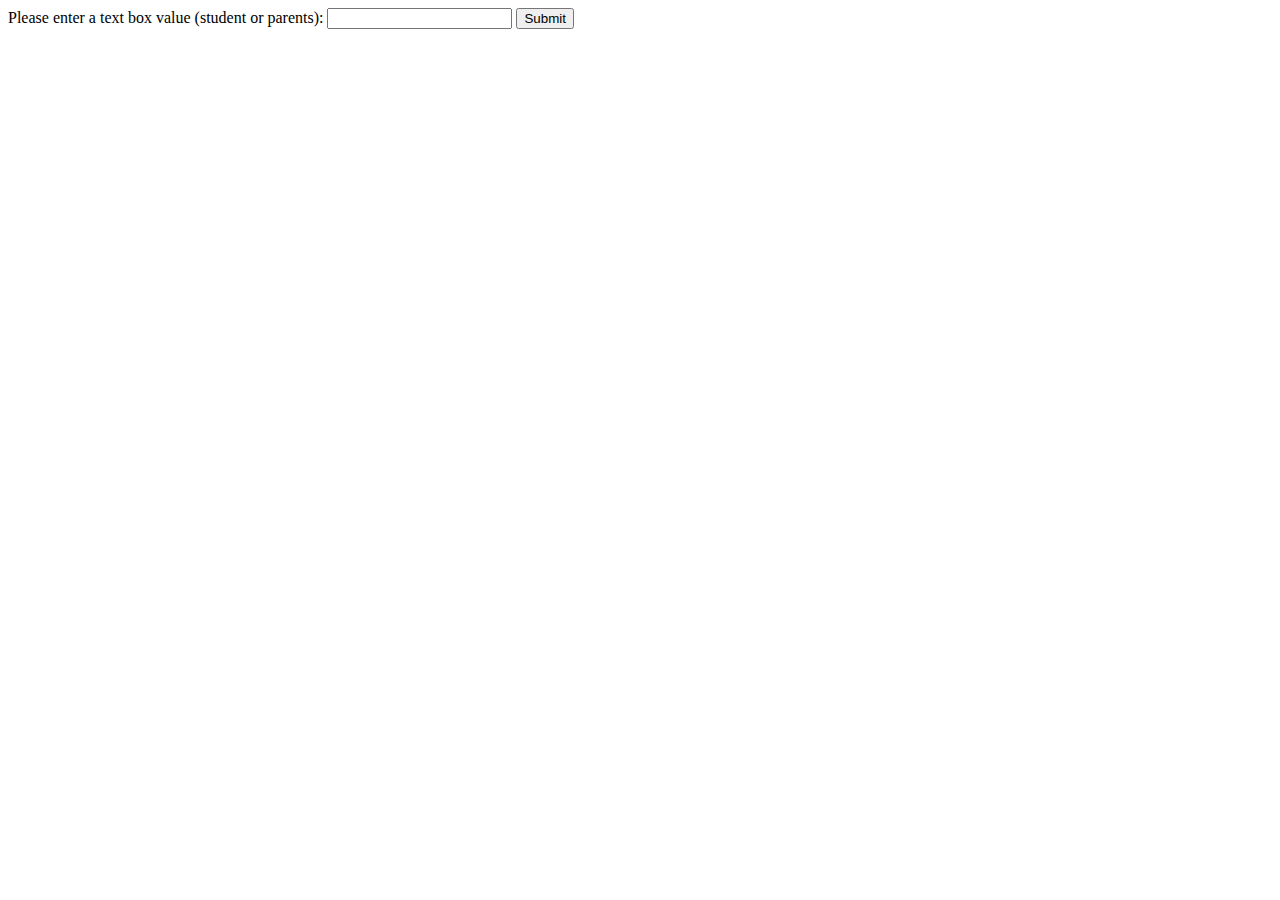
<file: exercise9.html>
<!DOCTYPE html>
<html>

<head>
    <title>exercise9</title>
</head>

<body>

    <label for="userType">Please enter a text box value (student or parents):</label>
    <input type="text" id="userType">
    <button onclick="redirectToPage()">Submit</button>

    <script>
        function redirectToPage() {
            var userType = document.getElementById("userType").value;
            if (userType == "student") {
                window.location.href = "https://m1328226140.github.io/ICT441-1-/courses.html";
            } else if (userType == "parents") {
                window.location.href = "https://m1328226140.github.io/ICT441-1-/index.html";
            } else {
                alert("The input is incorrect, please re-enter")
            }
        }
    </script>

</body>

</html>
</file>
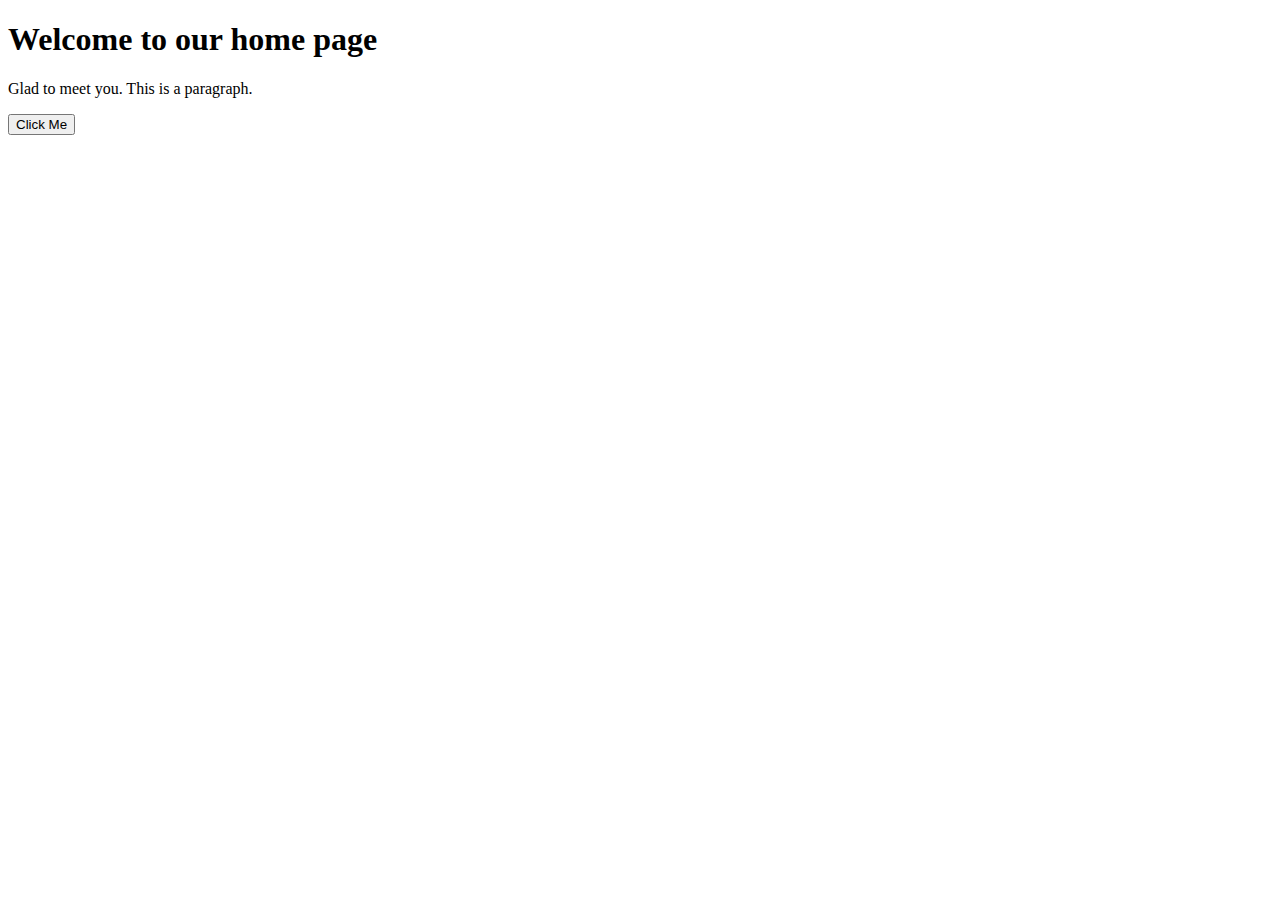
<file: homework1.html>
<!DOCTYPE html>
<html>

<head>
    <title>Home Page</title>
</head>

<body>

    <h1>Welcome to our home page</h1>

    <p>Glad to meet you. This is a paragraph.</p>

    <button onclick="changeText()">Click Me</button>

    <script>
        function changeText() {
            document.getElementsByTagName("h1")[0].innerHTML = "You have clicked the button.";
            document.getElementsByTagName("p")[0].innerHTML = "Good you have made it.";
        }
    </script>
</body>

</html>
</file>
<file: assets/css/style.css>
/**
* Template Name: Mentor
* Updated: Mar 10 2023 with Bootstrap v5.2.3
* Template URL: https://bootstrapmade.com/mentor-free-education-bootstrap-theme/
* Author: BootstrapMade.com
* License: https://bootstrapmade.com/license/
*/

/*--------------------------------------------------------------
# General
--------------------------------------------------------------*/
body {
  font-family: "Open Sans", sans-serif;
  color: #444444;
}

a {
  color: #5fcf80;
  text-decoration: none;
}

a:hover {
  color: #86db9f;
  text-decoration: none;
}

h1,
h2,
h3,
h4,
h5,
h6 {
  font-family: "Raleway", sans-serif;
}

/*--------------------------------------------------------------
# Back to top button
--------------------------------------------------------------*/
.back-to-top {
  position: fixed;
  visibility: hidden;
  opacity: 0;
  right: 15px;
  bottom: 15px;
  z-index: 996;
  background: #5fcf80;
  width: 40px;
  height: 40px;
  border-radius: 50px;
  transition: all 0.4s;
}

.back-to-top i {
  font-size: 28px;
  color: #fff;
  line-height: 0;
}

.back-to-top:hover {
  background: #7ed899;
  color: #fff;
}

.back-to-top.active {
  visibility: visible;
  opacity: 1;
}

/*--------------------------------------------------------------
# Preloader
--------------------------------------------------------------*/
#preloader {
  position: fixed;
  top: 0;
  left: 0;
  right: 0;
  bottom: 0;
  z-index: 9999;
  overflow: hidden;
  background: #fff;
}

#preloader:before {
  content: "";
  position: fixed;
  top: calc(50% - 30px);
  left: calc(50% - 30px);
  border: 6px solid #5fcf80;
  border-top-color: #fff;
  border-bottom-color: #fff;
  border-radius: 50%;
  width: 60px;
  height: 60px;
  animation: animate-preloader 1s linear infinite;
}

@keyframes animate-preloader {
  0% {
    transform: rotate(0deg);
  }

  100% {
    transform: rotate(360deg);
  }
}

/*--------------------------------------------------------------
# Disable aos animation delay on mobile devices
--------------------------------------------------------------*/
@media screen and (max-width: 768px) {
  [data-aos-delay] {
    transition-delay: 0 !important;
  }
}

/*--------------------------------------------------------------
# Header
--------------------------------------------------------------*/
#header {
  background: #fff;
  transition: all 0.5s;
  z-index: 997;
  padding: 15px 0;
  box-shadow: 0px 0 18px rgba(55, 66, 59, 0.08);
}

#header .logo {
  font-size: 30px;
  margin: 0;
  padding: 0;
  line-height: 1;
  font-weight: 600;
  letter-spacing: 1px;
  text-transform: uppercase;
  font-family: "Poppins", sans-serif;
}

#header .logo a {
  color: #5fcf80;
}

#header .logo img {
  max-height: 40px;
}

/**
* Get Startet Button 
*/
.get-started-btn {
  margin-left: 22px;
  background: #5fcf80;
  color: #fff;
  border-radius: 50px;
  padding: 8px 25px;
  white-space: nowrap;
  transition: 0.3s;
  font-size: 14px;
  display: inline-block;
}

.get-started-btn:hover {
  background: #3ac162;
  color: #fff;
}

@media (max-width: 768px) {
  .get-started-btn {
    margin: 0 15px 0 0;
    padding: 6px 18px;
  }
}

/*--------------------------------------------------------------
# Navigation Menu
--------------------------------------------------------------*/
/**
* Desktop Navigation 
*/
.navbar {
  padding: 0;
}

.navbar ul {
  margin: 0;
  padding: 0;
  display: flex;
  list-style: none;
  align-items: center;
}

.navbar li {
  position: relative;
}

.navbar a,
.navbar a:focus {
  display: flex;
  align-items: center;
  justify-content: space-between;
  padding: 10px 0 10px 30px;
  font-family: "Poppins", sans-serif;
  font-size: 15px;
  font-weight: 500;
  color: #37423b;
  white-space: nowrap;
  transition: 0.3s;
}

.navbar a i,
.navbar a:focus i {
  font-size: 12px;
  line-height: 0;
  margin-left: 5px;
}

.navbar a:hover,
.navbar .active,
.navbar .active:focus,
.navbar li:hover>a {
  color: #5fcf80;
}

.navbar .dropdown ul {
  display: block;
  position: absolute;
  left: 30px;
  top: calc(100% + 30px);
  margin: 0;
  padding: 10px 0;
  z-index: 99;
  opacity: 0;
  visibility: hidden;
  background: #fff;
  box-shadow: 0px 0px 30px rgba(127, 137, 161, 0.25);
  transition: 0.3s;
  border-radius: 4px;
}

.navbar .dropdown ul li {
  min-width: 200px;
}

.navbar .dropdown ul a {
  padding: 10px 20px;
  font-size: 14px;
  text-transform: none;
  font-weight: 500;
}

.navbar .dropdown ul a i {
  font-size: 12px;
}

.navbar .dropdown ul a:hover,
.navbar .dropdown ul .active:hover,
.navbar .dropdown ul li:hover>a {
  color: #5fcf80;
}

.navbar .dropdown:hover>ul {
  opacity: 1;
  top: 100%;
  visibility: visible;
}

.navbar .dropdown .dropdown ul {
  top: 0;
  left: calc(100% - 30px);
  visibility: hidden;
}

.navbar .dropdown .dropdown:hover>ul {
  opacity: 1;
  top: 0;
  left: 100%;
  visibility: visible;
}

@media (max-width: 1366px) {
  .navbar .dropdown .dropdown ul {
    left: -90%;
  }

  .navbar .dropdown .dropdown:hover>ul {
    left: -100%;
  }
}

/**
* Mobile Navigation 
*/
.mobile-nav-toggle {
  color: #37423b;
  font-size: 28px;
  cursor: pointer;
  display: none;
  line-height: 0;
  transition: 0.5s;
}

.mobile-nav-toggle.bi-x {
  color: #fff;
}

@media (max-width: 991px) {
  .mobile-nav-toggle {
    display: block;
  }

  .navbar ul {
    display: none;
  }
}

.navbar-mobile {
  position: fixed;
  overflow: hidden;
  top: 0;
  right: 0;
  left: 0;
  bottom: 0;
  background: rgba(32, 38, 34, 0.9);
  transition: 0.3s;
  z-index: 999;
}

.navbar-mobile .mobile-nav-toggle {
  position: absolute;
  top: 15px;
  right: 15px;
}

.navbar-mobile ul {
  display: block;
  position: absolute;
  top: 55px;
  right: 15px;
  bottom: 15px;
  left: 15px;
  padding: 10px 0;
  border-radius: 6px;
  background-color: #fff;
  overflow-y: auto;
  transition: 0.3s;
}

.navbar-mobile a,
.navbar-mobile a:focus {
  padding: 10px 20px;
  font-size: 15px;
  color: #37423b;
}

.navbar-mobile a:hover,
.navbar-mobile .active,
.navbar-mobile li:hover>a {
  color: #5fcf80;
}

.navbar-mobile .getstarted,
.navbar-mobile .getstarted:focus {
  margin: 15px;
}

.navbar-mobile .dropdown ul {
  position: static;
  display: none;
  margin: 10px 20px;
  padding: 10px 0;
  z-index: 99;
  opacity: 1;
  visibility: visible;
  background: #fff;
  box-shadow: 0px 0px 30px rgba(127, 137, 161, 0.25);
}

.navbar-mobile .dropdown ul li {
  min-width: 200px;
}

.navbar-mobile .dropdown ul a {
  padding: 10px 20px;
}

.navbar-mobile .dropdown ul a i {
  font-size: 12px;
}

.navbar-mobile .dropdown ul a:hover,
.navbar-mobile .dropdown ul .active:hover,
.navbar-mobile .dropdown ul li:hover>a {
  color: #5fcf80;
}

.navbar-mobile .dropdown>.dropdown-active {
  display: block;
}

/*--------------------------------------------------------------
# Hero Section
--------------------------------------------------------------*/
#hero {
  width: 100%;
  height: 80vh;
  background: url("../img/carousel-1.jpg") top center;
  background-size: cover;
  position: relative;
}

#hero:before {
  content: "";
  background: rgba(0, 0, 0, 0.4);
  position: absolute;
  bottom: 0;
  top: 0;
  left: 0;
  right: 0;
}

#hero .container {
  padding-top: 72px;
}

@media (max-width: 992px) {
  #hero .container {
    padding-top: 62px;
  }
}

#hero h1 {
  margin: 0;
  font-size: 48px;
  font-weight: 700;
  line-height: 56px;
  color: #fff;
  font-family: "Poppins", sans-serif;
}

#hero h2 {
  color: #eee;
  margin: 10px 0 0 0;
  font-size: 24px;
}

#hero .btn-get-started {
  font-family: "Raleway", sans-serif;
  font-weight: 500;
  font-size: 15px;
  letter-spacing: 1px;
  display: inline-block;
  padding: 10px 35px;
  border-radius: 50px;
  transition: 0.5s;
  margin-top: 30px;
  border: 2px solid #fff;
  color: #fff;
}

#hero .btn-get-started:hover {
  background: #5fcf80;
  border: 2px solid #5fcf80;
}

@media (min-width: 1024px) {
  #hero {
    background-attachment: fixed;
  }
}

@media (max-width: 768px) {
  #hero {
    height: 100vh;
  }

  #hero h1 {
    font-size: 28px;
    line-height: 36px;
  }

  #hero h2 {
    font-size: 18px;
    line-height: 24px;
  }
}

/*--------------------------------------------------------------
# Sections General
--------------------------------------------------------------*/
section {
  padding: 60px 0;
  overflow: hidden;
}

.section-bg {
  background-color: #f6f7f6;
}

.section-title {
  padding-bottom: 40px;
}

.section-title h2 {
  font-size: 14px;
  font-weight: 500;
  padding: 0;
  line-height: 1px;
  margin: 0 0 5px 0;
  letter-spacing: 2px;
  text-transform: uppercase;
  color: #aaaaaa;
  font-family: "Poppins", sans-serif;
}

.section-title h2::after {
  content: "";
  width: 120px;
  height: 1px;
  display: inline-block;
  background: #9ae1af;
  margin: 4px 10px;
}

.section-title p {
  margin: 0;
  margin: 0;
  font-size: 36px;
  font-weight: 700;
  text-transform: uppercase;
  font-family: "Poppins", sans-serif;
  color: #37423b;
}

.breadcrumbs {
  margin-top: 73px;
  text-align: center;
  background: #5fcf80;
  padding: 30px 0;
  color: #fff;
}

@media (max-width: 992px) {
  .breadcrumbs {
    margin-top: 63px;
  }
}

.breadcrumbs h2 {
  font-size: 32px;
  font-weight: 500;
}

.breadcrumbs p {
  font-size: 14px;
  margin-bottom: 0;
}

/*--------------------------------------------------------------
# About
--------------------------------------------------------------*/
.about .content h3 {
  font-weight: 600;
  font-size: 26px;
}

.about .content ul {
  list-style: none;
  padding: 0;
}

.about .content ul li {
  padding-bottom: 10px;
}

.about .content ul i {
  font-size: 20px;
  padding-right: 4px;
  color: #5fcf80;
}

.about .content .learn-more-btn {
  background: #5fcf80;
  color: #fff;
  border-radius: 50px;
  padding: 8px 25px 9px 25px;
  white-space: nowrap;
  transition: 0.3s;
  font-size: 14px;
  display: inline-block;
}

.about .content .learn-more-btn:hover {
  background: #3ac162;
  color: #fff;
}

@media (max-width: 768px) {
  .about .content .learn-more-btn {
    margin: 0 48px 0 0;
    padding: 6px 18px;
  }
}

/*--------------------------------------------------------------
# Counts
--------------------------------------------------------------*/
.counts {
  padding: 30px 0;
}

.counts .counters span {
  font-size: 48px;
  display: block;
  color: #5fcf80;
  font-weight: 700;
}

.counts .counters p {
  padding: 0;
  margin: 0 0 20px 0;
  font-family: "Raleway", sans-serif;
  font-size: 15px;
  font-weight: 600;
  color: #37423b;
}

/*--------------------------------------------------------------
# Why Us
--------------------------------------------------------------*/
.why-us .content {
  padding: 30px;
  background: #5fcf80;
  border-radius: 4px;
  color: #fff;
}

.why-us .content h3 {
  font-weight: 700;
  font-size: 34px;
  margin-bottom: 30px;
}

.why-us .content p {
  margin-bottom: 30px;
}

.why-us .content .more-btn {
  display: inline-block;
  background: rgba(255, 255, 255, 0.2);
  padding: 6px 30px 8px 30px;
  color: #fff;
  border-radius: 50px;
  transition: all ease-in-out 0.4s;
}

.why-us .content .more-btn i {
  font-size: 14px;
}

.why-us .content .more-btn:hover {
  color: #5fcf80;
  background: #fff;
}

.why-us .icon-boxes .icon-box {
  text-align: center;
  background: #fff;
  padding: 40px 30px;
  width: 100%;
  border: 1px solid #eef0ef;
}

.why-us .icon-boxes .icon-box i {
  font-size: 32px;
  padding: 18px;
  color: #5fcf80;
  margin-bottom: 30px;
  background: #ecf9f0;
  border-radius: 50px;
}

.why-us .icon-boxes .icon-box h4 {
  font-size: 20px;
  font-weight: 700;
  margin: 0 0 30px 0;
}

.why-us .icon-boxes .icon-box p {
  font-size: 15px;
  color: #848484;
}

/*--------------------------------------------------------------
# Features
--------------------------------------------------------------*/
.features {
  padding-top: 0px;
}

.features .icon-box {
  display: flex;
  align-items: center;
  padding: 20px;
  transition: 0.3s;
  border: 1px solid #eef0ef;
}

.features .icon-box i {
  font-size: 32px;
  padding-right: 10px;
  line-height: 1;
}

.features .icon-box h3 {
  font-weight: 700;
  margin: 0;
  padding: 0;
  line-height: 1;
  font-size: 16px;
}

.features .icon-box h3 a {
  color: #37423b;
  transition: 0.3s;
}

.features .icon-box:hover {
  border-color: #5fcf80;
}

.features .icon-box:hover h3 a {
  color: #5fcf80;
}

/*--------------------------------------------------------------
# Courses
--------------------------------------------------------------*/
.courses .course-item {
  border-radius: 5px;
  border: 1px solid #eef0ef;
}

.courses .course-content {
  padding: 15px;
}

.courses .course-content h3 {
  font-weight: 700;
  font-size: 20px;
}

.courses .course-content h3 a {
  color: #37423b;
  transition: 0.3s;
}

.courses .course-content h3 a:hover {
  color: #5fcf80;
}

.courses .course-content p {
  font-size: 14px;
  color: #777777;
}

.courses .course-content h4 {
  font-size: 14px;
  background: #5fcf80;
  padding: 7px 14px;
  color: #fff;
  margin: 0;
}

.courses .course-content .price {
  margin: 0;
  font-weight: 700;
  font-size: 18px;
  color: #37423b;
}

.courses .trainer {
  padding-top: 15px;
  border-top: 1px solid #eef0ef;
}

.courses .trainer .trainer-profile img {
  max-width: 50px;
  border-radius: 50px;
}

.courses .trainer .trainer-profile span {
  padding-left: 10px;
  font-weight: 600;
  font-size: 16px;
  color: #5a6c60;
}

.courses .trainer .trainer-rank {
  font-size: 18px;
  color: #657a6d;
}

/*--------------------------------------------------------------
# Trainers
--------------------------------------------------------------*/
.trainers .member {
  text-align: center;
  margin-bottom: 20px;
  background: #fff;
  border: 1px solid #eef0ef;
}

.trainers .member img {
  margin: -1px -1px 30px -1px;
}

.trainers .member .member-content {
  padding: 0 20px 30px 20px;
}

.trainers .member h4 {
  font-weight: 700;
  margin-bottom: 2px;
  font-size: 18px;
}

.trainers .member span {
  font-style: italic;
  display: block;
  font-size: 13px;
}

.trainers .member p {
  padding-top: 10px;
  font-size: 14px;
  font-style: italic;
  color: #aaaaaa;
}

.trainers .member .social {
  margin-top: 15px;
}

.trainers .member .social a {
  color: #7e9486;
  transition: 0.3s;
}

.trainers .member .social a:hover {
  color: #5fcf80;
}

.trainers .member .social i {
  font-size: 18px;
  margin: 0 2px;
}

/*--------------------------------------------------------------
# Testimonials
--------------------------------------------------------------*/
.testimonials .testimonial-wrap {
  padding-left: 50px;
}

.testimonials .testimonials-carousel,
.testimonials .testimonials-slider {
  overflow: hidden;
}

.testimonials .testimonial-item {
  box-sizing: content-box;
  padding: 30px 30px 30px 60px;
  margin: 30px 15px;
  min-height: 200px;
  border: 1px solid #eef0ef;
  position: relative;
  background: #fff;
}

.testimonials .testimonial-item .testimonial-img {
  width: 90px;
  border-radius: 10px;
  border: 6px solid #fff;
  position: absolute;
  left: -45px;
}

.testimonials .testimonial-item h3 {
  font-size: 18px;
  font-weight: bold;
  margin: 10px 0 5px 0;
  color: #111;
}

.testimonials .testimonial-item h4 {
  font-size: 14px;
  color: #999;
  margin: 0;
}

.testimonials .testimonial-item .quote-icon-left,
.testimonials .testimonial-item .quote-icon-right {
  color: #c1ecce;
  font-size: 26px;
}

.testimonials .testimonial-item .quote-icon-left {
  display: inline-block;
  left: -5px;
  position: relative;
}

.testimonials .testimonial-item .quote-icon-right {
  display: inline-block;
  right: -5px;
  position: relative;
  top: 10px;
}

.testimonials .testimonial-item p {
  font-style: italic;
  margin: 15px auto 15px auto;
}

.testimonials .swiper-pagination {
  margin-top: 20px;
  position: relative;
}

.testimonials .swiper-pagination .swiper-pagination-bullet {
  width: 12px;
  height: 12px;
  background-color: #fff;
  opacity: 1;
  border: 1px solid #5fcf80;
}

.testimonials .swiper-pagination .swiper-pagination-bullet-active {
  background-color: #5fcf80;
}

@media (max-width: 767px) {
  .testimonials .testimonial-wrap {
    padding-left: 0;
  }

  .testimonials .testimonials-carousel,
  .testimonials .testimonials-slider {
    overflow: hidden;
  }

  .testimonials .testimonial-item {
    padding: 30px;
    margin: 15px;
  }

  .testimonials .testimonial-item .testimonial-img {
    position: static;
    left: auto;
  }
}

/*--------------------------------------------------------------
# Cource Details
--------------------------------------------------------------*/
.course-details h3 {
  font-size: 24px;
  margin: 30px 0 15px 0;
  font-weight: 700;
  position: relative;
  padding-bottom: 10px;
}

.course-details h3:before {
  content: "";
  position: absolute;
  display: block;
  width: 100%;
  height: 1px;
  background: #eef0ef;
  bottom: 0;
  left: 0;
}

.course-details h3:after {
  content: "";
  position: absolute;
  display: block;
  width: 60px;
  height: 1px;
  background: #5fcf80;
  bottom: 0;
  left: 0;
}

.course-details .course-info {
  background: #f6f7f6;
  padding: 10px 15px;
  margin-bottom: 15px;
}

.course-details .course-info h5 {
  font-weight: 400;
  font-size: 16px;
  margin: 0;
  font-family: "Poppins", sans-serif;
}

.course-details .course-info p {
  margin: 0;
  font-weight: 600;
}

.course-details .course-info a {
  color: #657a6d;
}

/*--------------------------------------------------------------
# Cource Details Tabs
--------------------------------------------------------------*/
.cource-details-tabs {
  overflow: hidden;
  padding-top: 0;
}

.cource-details-tabs .nav-tabs {
  border: 0;
}

.cource-details-tabs .nav-link {
  border: 0;
  padding: 12px 15px 12px 0;
  transition: 0.3s;
  color: #37423b;
  border-radius: 0;
  border-right: 2px solid #e2e7e4;
  font-weight: 600;
  font-size: 15px;
}

.cource-details-tabs .nav-link:hover {
  color: #5fcf80;
}

.cource-details-tabs .nav-link.active {
  color: #5fcf80;
  border-color: #5fcf80;
}

.cource-details-tabs .tab-pane.active {
  animation: fadeIn 0.5s ease-out;
}

.cource-details-tabs .details h3 {
  font-size: 26px;
  font-weight: 600;
  margin-bottom: 20px;
  color: #37423b;
}

.cource-details-tabs .details p {
  color: #777777;
}

.cource-details-tabs .details p:last-child {
  margin-bottom: 0;
}

@media (max-width: 992px) {
  .cource-details-tabs .nav-link {
    border: 0;
    padding: 15px;
  }

  .cource-details-tabs .nav-link.active {
    color: #fff;
    background: #5fcf80;
  }
}

/*--------------------------------------------------------------
# Events
--------------------------------------------------------------*/
.events .card {
  border: 0;
  padding: 0 30px;
  margin-bottom: 60px;
  position: relative;
}

.events .card-img {
  width: calc(100% + 60px);
  margin-left: -30px;
  overflow: hidden;
  z-index: 9;
  border-radius: 0;
}

.events .card-img img {
  max-width: 100%;
  transition: all 0.3s ease-in-out;
}

.events .card-body {
  z-index: 10;
  background: #fff;
  border-top: 4px solid #fff;
  padding: 30px;
  box-shadow: 0px 2px 15px rgba(0, 0, 0, 0.1);
  margin-top: -60px;
  transition: 0.3s;
}

.events .card-title {
  font-weight: 700;
  text-align: center;
  margin-bottom: 20px;
}

.events .card-title a {
  color: #37423b;
  transition: 0.3s;
}

.events .card-text {
  color: #5e5e5e;
}

.events .read-more a {
  color: #777777;
  text-transform: uppercase;
  font-weight: 600;
  font-size: 12px;
  transition: 0.3s;
}

.events .read-more a:hover {
  color: #5fcf80;
}

.events .card:hover img {
  transform: scale(1.1);
}

.events .card:hover .card-body {
  border-color: #5fcf80;
}

.events .card:hover .card-body .card-title a {
  color: #5fcf80;
}

/*--------------------------------------------------------------
# Pricing
--------------------------------------------------------------*/
.pricing .box {
  padding: 20px;
  background: #fff;
  text-align: center;
  border: 1px solid #eef0ef;
  border-radius: 0;
  position: relative;
  overflow: hidden;
}

.pricing h3 {
  font-weight: 400;
  margin: -20px -20px 20px -20px;
  padding: 20px 15px;
  font-size: 16px;
  font-weight: 600;
  color: #777777;
  background: #f8f8f8;
}

.pricing h4 {
  font-size: 36px;
  color: #5fcf80;
  font-weight: 600;
  font-family: "Poppins", sans-serif;
  margin-bottom: 20px;
}

.pricing h4 sup {
  font-size: 20px;
  top: -15px;
  left: -3px;
}

.pricing h4 span {
  color: #bababa;
  font-size: 16px;
  font-weight: 300;
}

.pricing ul {
  padding: 0;
  list-style: none;
  color: #444444;
  text-align: center;
  line-height: 20px;
  font-size: 14px;
}

.pricing ul li {
  padding-bottom: 16px;
}

.pricing ul i {
  color: #5fcf80;
  font-size: 18px;
  padding-right: 4px;
}

.pricing ul .na {
  color: #ccc;
  text-decoration: line-through;
}

.pricing .btn-wrap {
  margin: 20px -20px -20px -20px;
  padding: 20px 15px;
  background: #f8f8f8;
  text-align: center;
}

.pricing .btn-buy {
  background: #5fcf80;
  display: inline-block;
  padding: 8px 35px;
  border-radius: 50px;
  color: #fff;
  transition: none;
  font-size: 14px;
  font-weight: 400;
  font-family: "Raleway", sans-serif;
  font-weight: 600;
  transition: 0.3s;
}

.pricing .btn-buy:hover {
  background: #3ac162;
}

.pricing .featured h3 {
  color: #fff;
  background: #5fcf80;
}

.pricing .advanced {
  width: 200px;
  position: absolute;
  top: 18px;
  right: -68px;
  transform: rotate(45deg);
  z-index: 1;
  font-size: 14px;
  padding: 1px 0 3px 0;
  background: #5fcf80;
  color: #fff;
}

/*--------------------------------------------------------------
# Contact
--------------------------------------------------------------*/
.contact {
  padding-top: 5px;
}

.contact .info {
  width: 100%;
  background: #fff;
}

.contact .info i {
  font-size: 20px;
  color: #5fcf80;
  float: left;
  width: 44px;
  height: 44px;
  background: #ecf9f0;
  display: flex;
  justify-content: center;
  align-items: center;
  border-radius: 50px;
  transition: all 0.3s ease-in-out;
}

.contact .info h4 {
  padding: 0 0 0 60px;
  font-size: 22px;
  font-weight: 600;
  margin-bottom: 5px;
  color: #37423b;
}

.contact .info p {
  padding: 0 0 0 60px;
  margin-bottom: 0;
  font-size: 14px;
  color: #657a6d;
}

.contact .info .email,
.contact .info .phone {
  margin-top: 40px;
}

.contact .info .email:hover i,
.contact .info .address:hover i,
.contact .info .phone:hover i {
  background: #5fcf80;
  color: #fff;
}

.contact .php-email-form {
  width: 100%;
  background: #fff;
}

.contact .php-email-form .form-group {
  padding-bottom: 8px;
}

.contact .php-email-form .error-message {
  display: none;
  color: #fff;
  background: #ed3c0d;
  text-align: left;
  padding: 15px;
  font-weight: 600;
}

.contact .php-email-form .error-message br+br {
  margin-top: 25px;
}

.contact .php-email-form .sent-message {
  display: none;
  color: #fff;
  background: #18d26e;
  text-align: center;
  padding: 15px;
  font-weight: 600;
}

.contact .php-email-form .loading {
  display: none;
  background: #fff;
  text-align: center;
  padding: 15px;
}

.contact .php-email-form .loading:before {
  content: "";
  display: inline-block;
  border-radius: 50%;
  width: 24px;
  height: 24px;
  margin: 0 10px -6px 0;
  border: 3px solid #18d26e;
  border-top-color: #eee;
  animation: animate-loading 1s linear infinite;
}

.contact .php-email-form input,
.contact .php-email-form textarea {
  border-radius: 4px;
  box-shadow: none;
  font-size: 14px;
}

.contact .php-email-form input:focus,
.contact .php-email-form textarea:focus {
  border-color: #5fcf80;
}

.contact .php-email-form input {
  height: 44px;
}

.contact .php-email-form textarea {
  padding: 10px 12px;
}

.contact .php-email-form button[type=submit] {
  background: #5fcf80;
  border: 0;
  padding: 10px 35px;
  color: #fff;
  transition: 0.4s;
  border-radius: 50px;
}

.contact .php-email-form button[type=submit]:hover {
  background: #3ac162;
}

@keyframes animate-loading {
  0% {
    transform: rotate(0deg);
  }

  100% {
    transform: rotate(360deg);
  }
}

/*--------------------------------------------------------------
# Footer
--------------------------------------------------------------*/
#footer {
  color: #37423b;
  font-size: 14px;
  background: #eef0ef;
}

#footer .footer-top {
  padding: 60px 0 30px 0;
  background: #f9faf9;
}

#footer .footer-top .footer-contact {
  margin-bottom: 30px;
}

#footer .footer-top .footer-contact h4 {
  font-size: 22px;
  margin: 0 0 30px 0;
  padding: 2px 0 2px 0;
  line-height: 1;
  font-weight: 700;
}

#footer .footer-top .footer-contact p {
  font-size: 14px;
  line-height: 24px;
  margin-bottom: 0;
  font-family: "Raleway", sans-serif;
  color: #777777;
}

#footer .footer-top h4 {
  font-size: 16px;
  font-weight: bold;
  color: #444444;
  position: relative;
  padding-bottom: 12px;
}

#footer .footer-top .footer-links {
  margin-bottom: 30px;
}

#footer .footer-top .footer-links ul {
  list-style: none;
  padding: 0;
  margin: 0;
}

#footer .footer-top .footer-links ul i {
  padding-right: 2px;
  color: #5fcf80;
  font-size: 18px;
  line-height: 1;
}

#footer .footer-top .footer-links ul li {
  padding: 10px 0;
  display: flex;
  align-items: center;
}

#footer .footer-top .footer-links ul li:first-child {
  padding-top: 0;
}

#footer .footer-top .footer-links ul a {
  color: #777777;
  transition: 0.3s;
  display: inline-block;
  line-height: 1;
}

#footer .footer-top .footer-links ul a:hover {
  text-decoration: none;
  color: #5fcf80;
}

#footer .footer-newsletter {
  font-size: 15px;
}

#footer .footer-newsletter h4 {
  font-size: 16px;
  font-weight: bold;
  color: #444444;
  position: relative;
  padding-bottom: 12px;
}

#footer .footer-newsletter form {
  margin-top: 30px;
  background: #fff;
  padding: 6px 10px;
  position: relative;
  border-radius: 50px;
  text-align: left;
  border: 1px solid #e0e5e2;
}

#footer .footer-newsletter form input[type=email] {
  border: 0;
  padding: 4px 8px;
  width: calc(100% - 100px);
}

#footer .footer-newsletter form input[type=submit] {
  position: absolute;
  top: -1px;
  right: -1px;
  bottom: -1px;
  border: 0;
  background: none;
  font-size: 16px;
  padding: 0 20px 2px 20px;
  background: #5fcf80;
  color: #fff;
  transition: 0.3s;
  border-radius: 50px;
  box-shadow: 0px 2px 15px rgba(0, 0, 0, 0.1);
}

#footer .footer-newsletter form input[type=submit]:hover {
  background: #3ac162;
}

#footer .credits {
  padding-top: 5px;
  font-size: 13px;
}

#footer .credits a {
  color: #3ac162;
  transition: 0.3s;
}

#footer .credits a:hover {
  color: #5fcf80;
}

#footer .social-links a {
  font-size: 18px;
  display: inline-block;
  background: #5fcf80;
  color: #fff;
  line-height: 1;
  padding: 8px 0;
  margin-right: 4px;
  border-radius: 50%;
  text-align: center;
  width: 36px;
  height: 36px;
  transition: 0.3s;
}

#footer .social-links a:hover {
  background: #3ac162;
  color: #fff;
  text-decoration: none;
}
</file>
